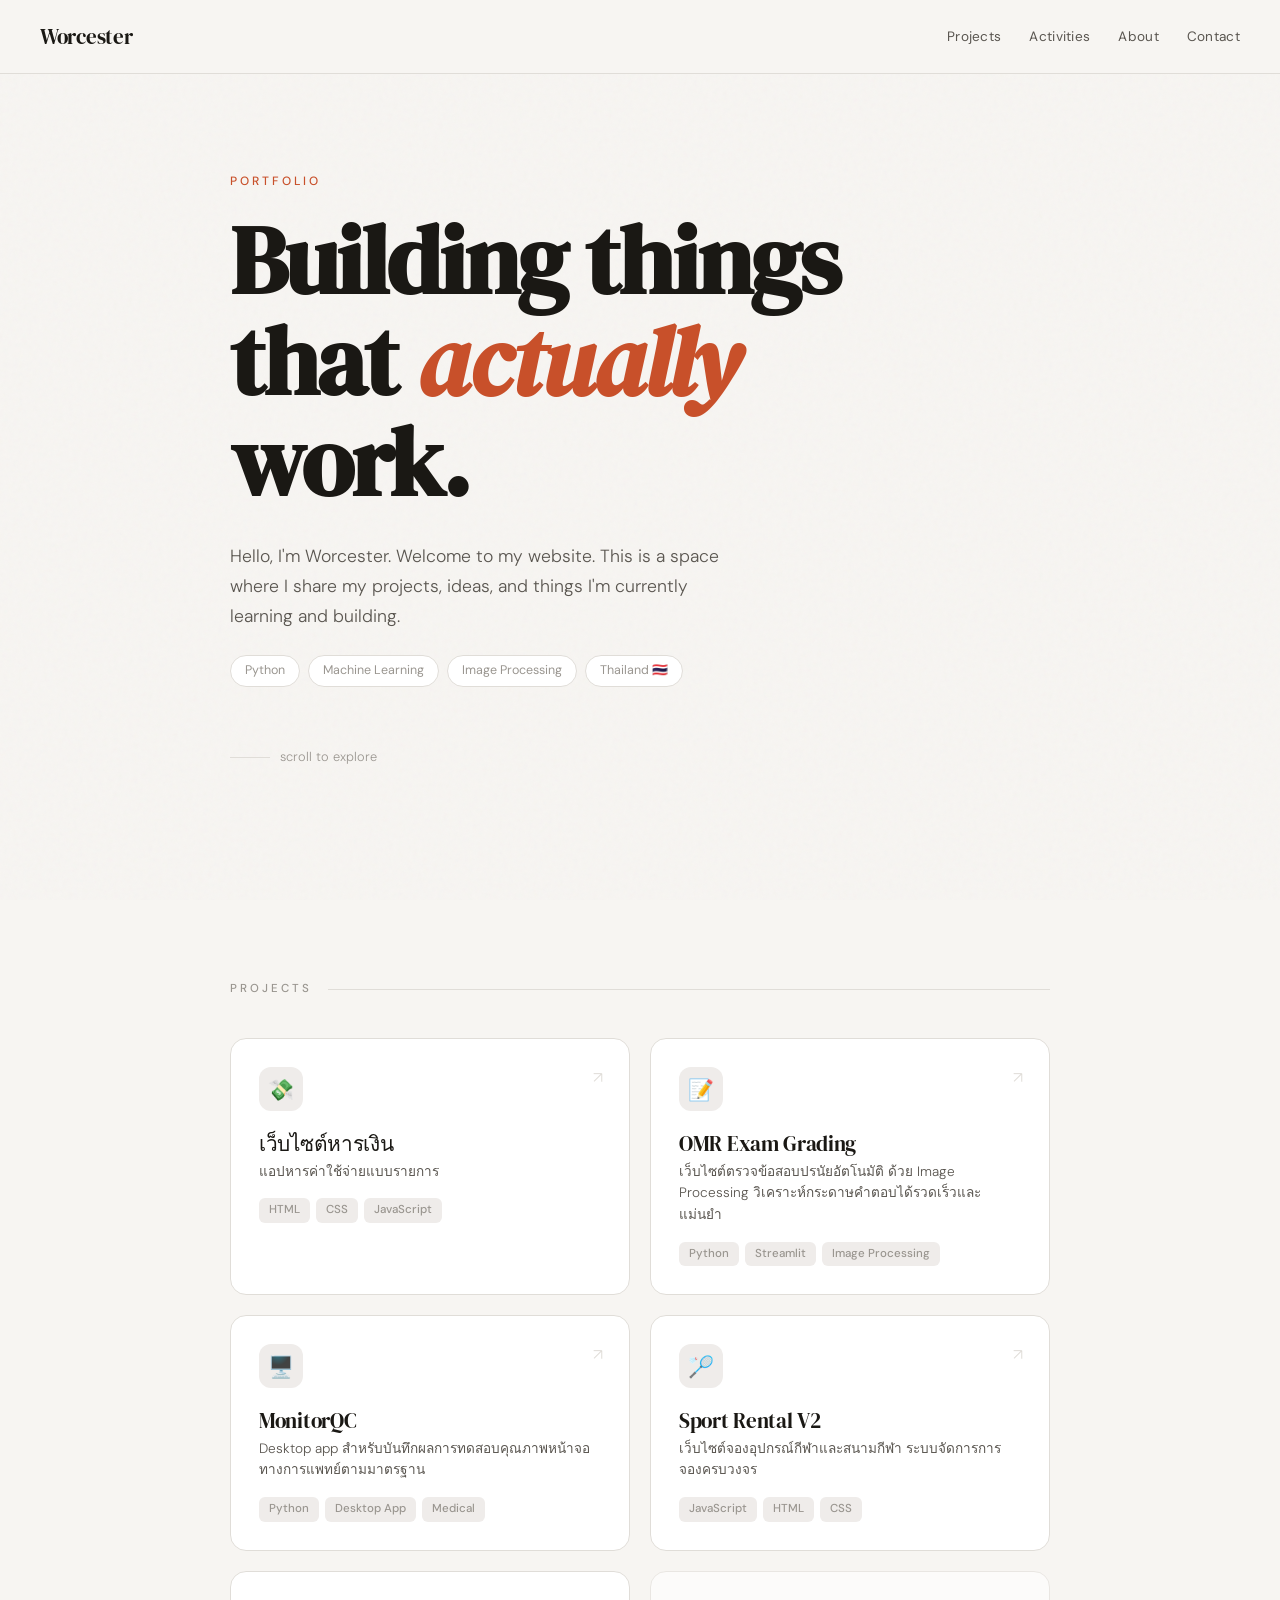
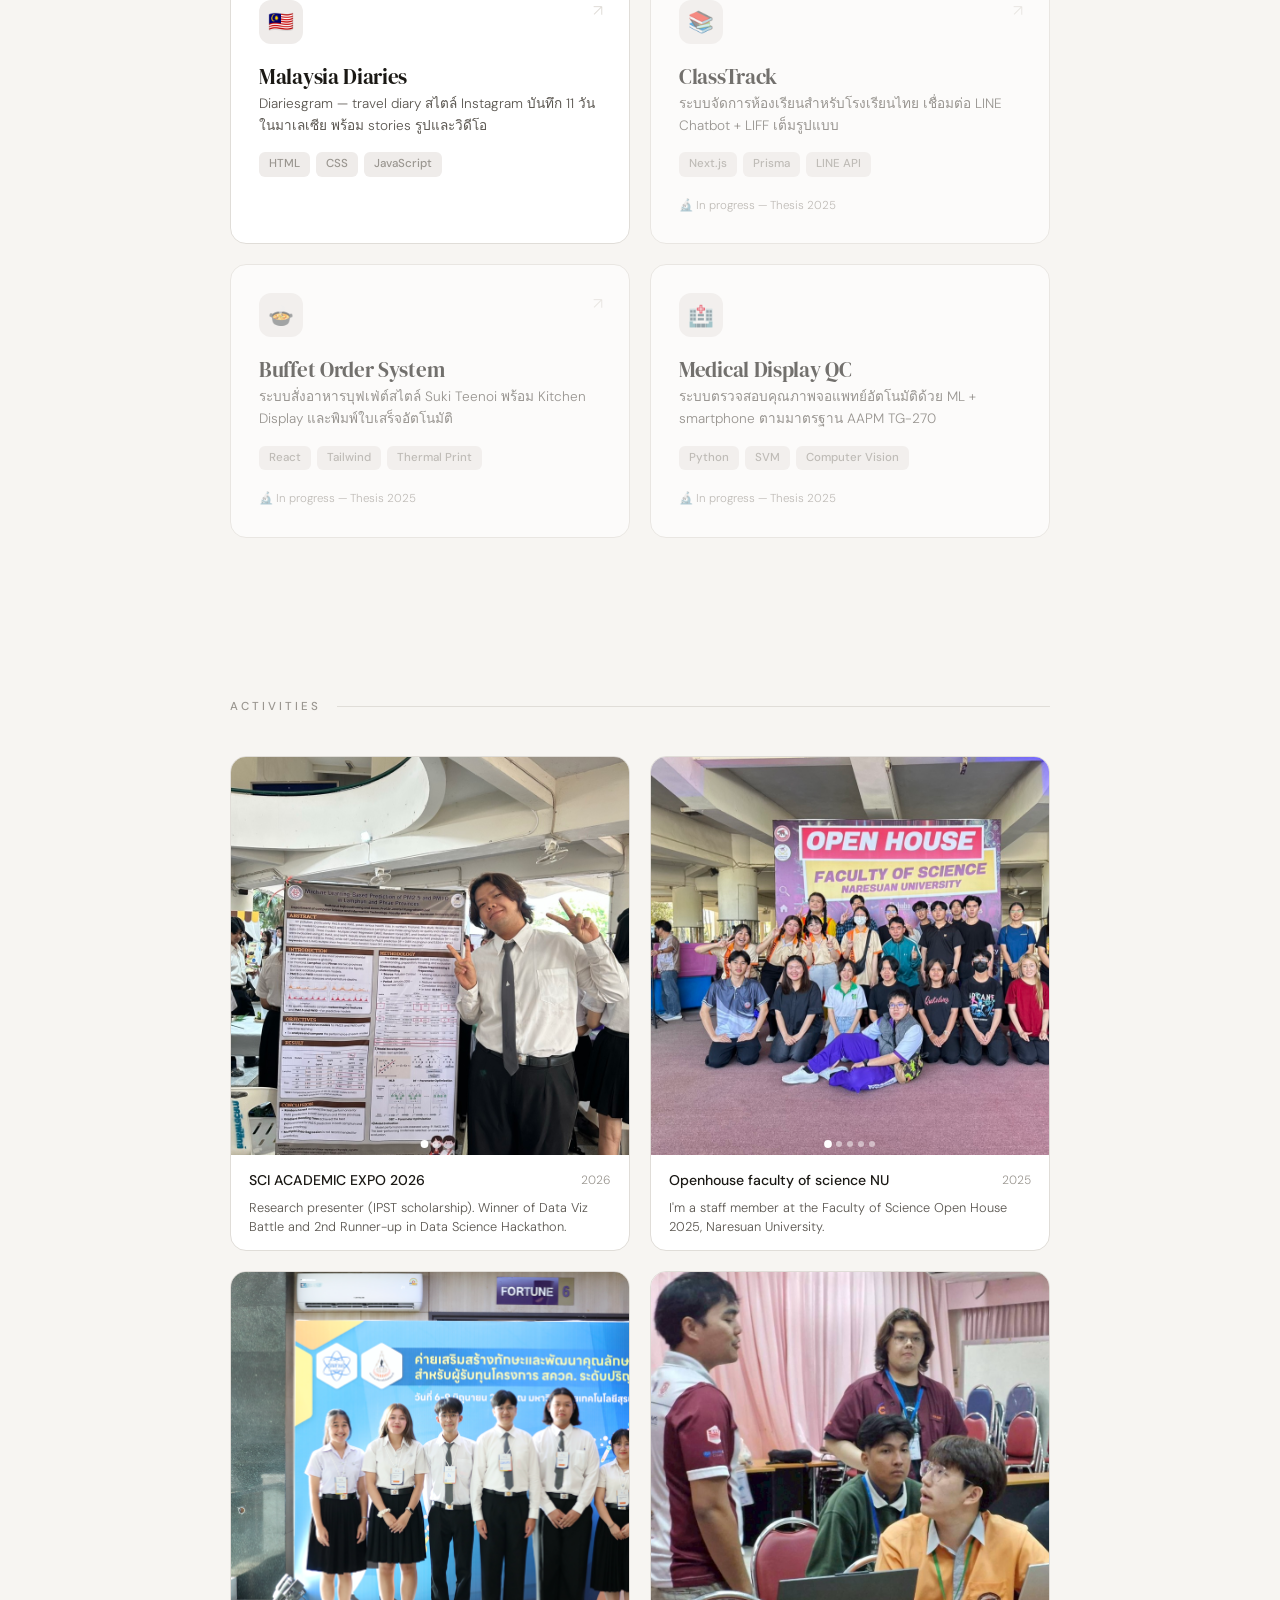
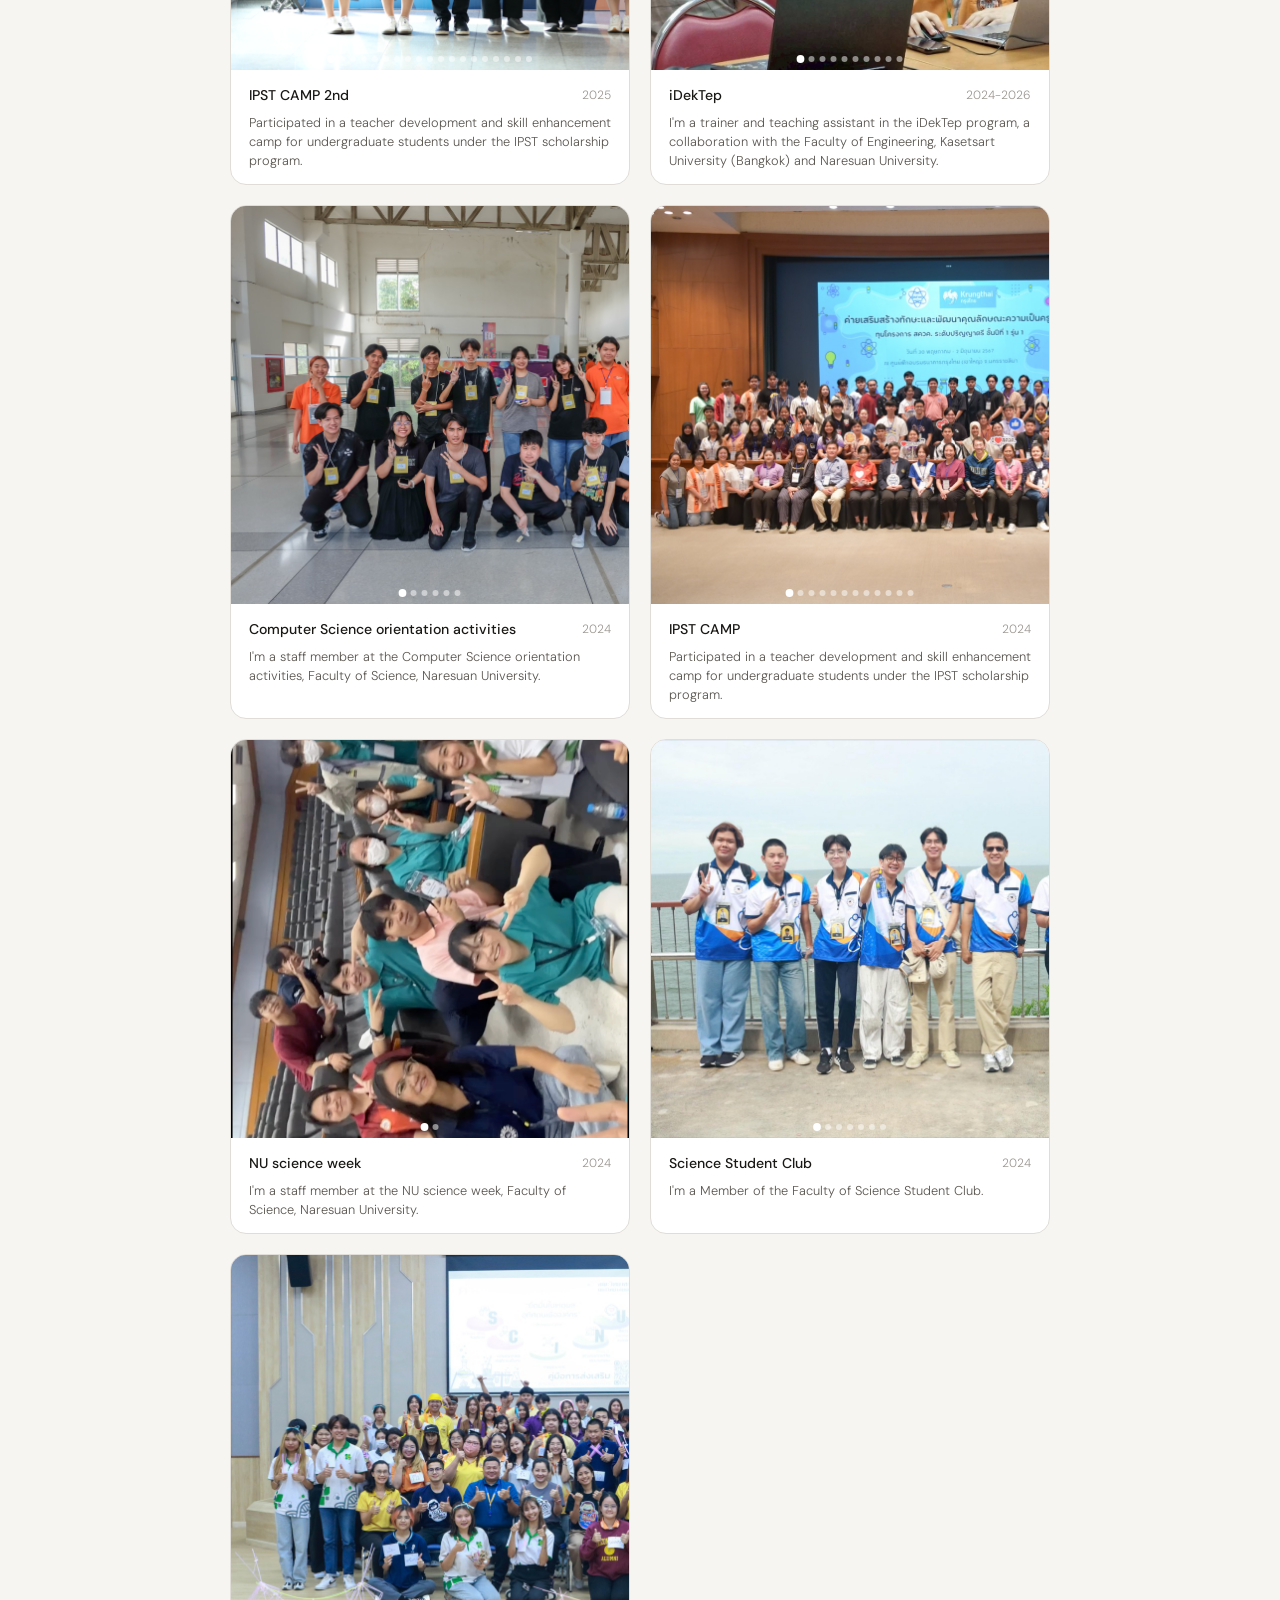
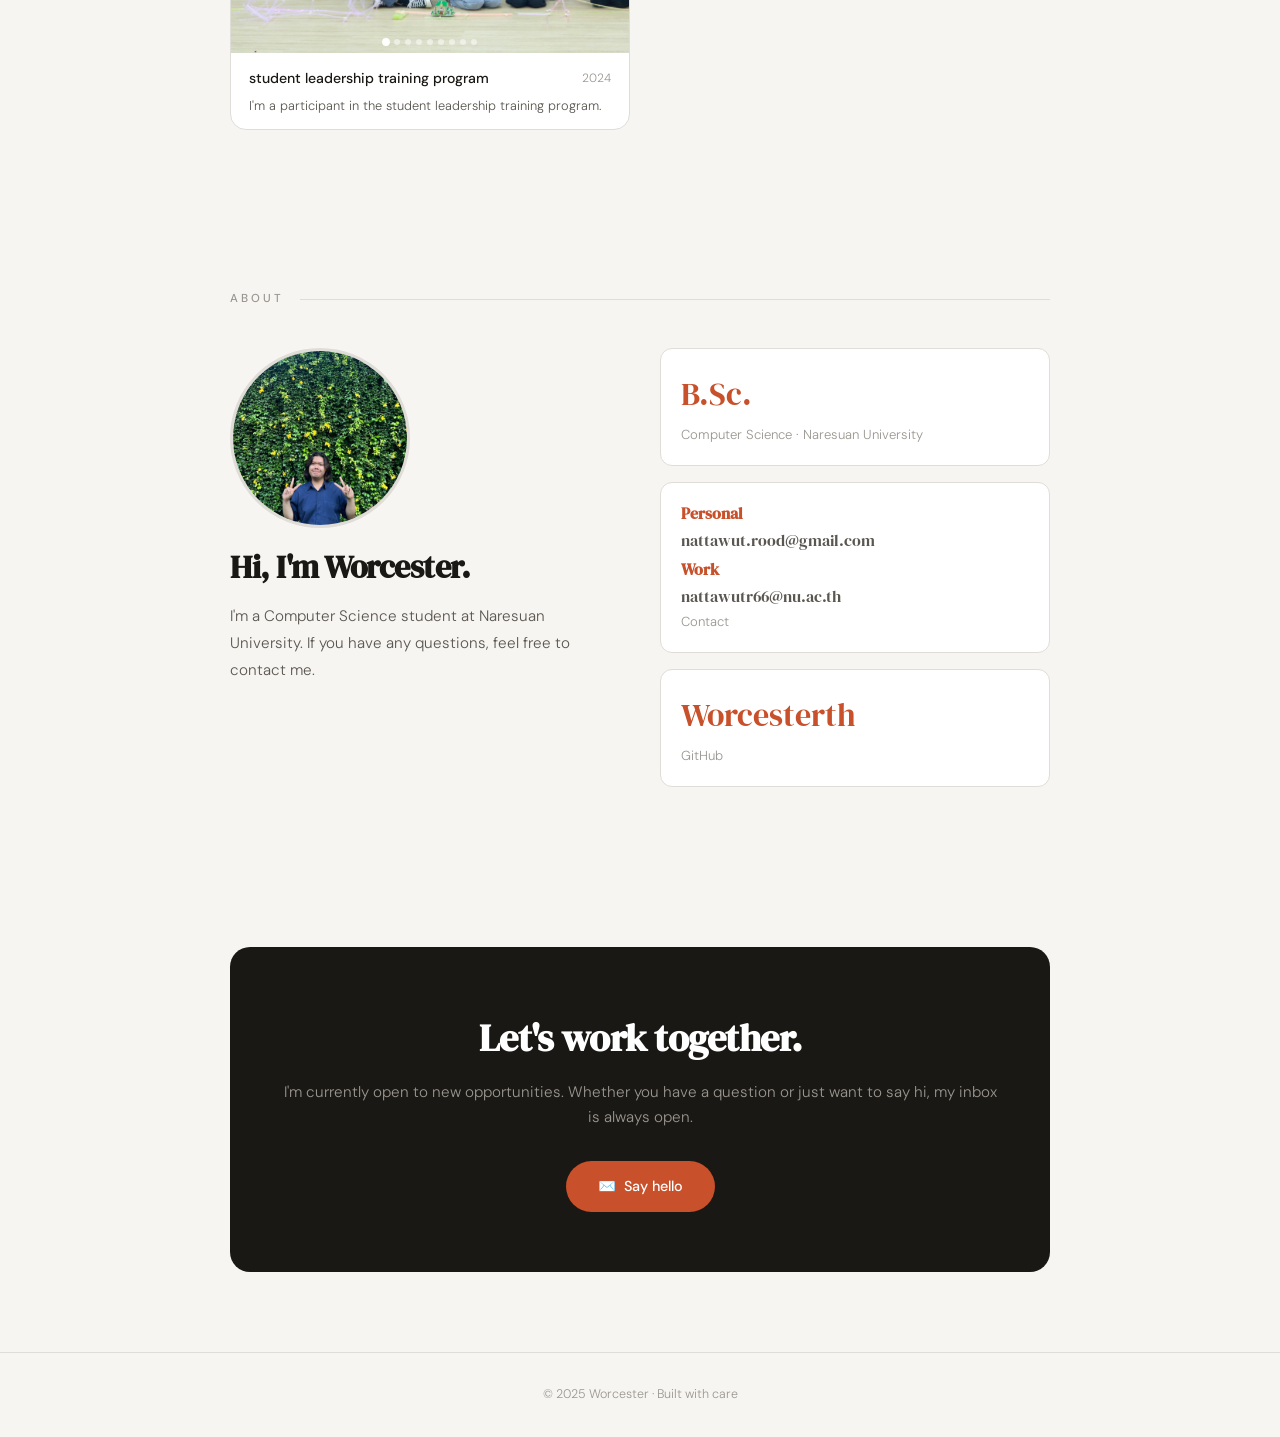
<file: index.html>
<!DOCTYPE html>
<html lang="en">
<head>
  <meta charset="UTF-8">
  <meta name="viewport" content="width=device-width, initial-scale=1.0">
  <title>Worcester — Portfolio</title>
  <link href="https://fonts.googleapis.com/css2?family=DM+Serif+Display:ital@0;1&family=DM+Sans:wght@300;400;500&display=swap" rel="stylesheet">
  <link rel="stylesheet" href="css/style.css">
</head>
<body>

<!-- Nav -->
<nav>
  <a href="#" class="nav-logo">Worcester</a>
  <div class="nav-links">
    <a href="#projects">Projects</a>
    <a href="#activities">Activities</a>
    <a href="#about">About</a>
    <a href="#contact">Contact</a>
  </div>
</nav>

<!-- Hero -->
<div class="hero">
  <div class="hero-eyebrow">Portfolio</div>
  <h1>Building things<br>that <em>actually</em><br>work.</h1>
  <p class="hero-desc">
    Hello, I'm Worcester. Welcome to my website.
    This is a space where I share my projects, ideas, and things I'm currently learning and building.
  </p>
  <div class="hero-tags">
    <span class="tag">Python</span>
    <span class="tag">Machine Learning</span>
    <span class="tag">Image Processing</span>
    <span class="tag">Thailand 🇹🇭</span>
  </div>
  <div class="hero-scroll">
    <div class="scroll-line"></div>
    scroll to explore
  </div>
</div>

<!-- Projects -->
<section id="projects">
  <div class="section-label">Projects</div>
  <div class="projects-grid">

    <a href="./split/" class="project-card reveal">
      <span class="project-arrow">↗</span>
      <div class="project-icon">💸</div>
      <div>
        <div class="project-name">เว็บไซต์หารเงิน</div>
        <p class="project-desc">แอปหารค่าใช้จ่ายแบบรายการ</p>
      </div>
      <div class="project-stack">
        <span class="stack-tag">HTML</span>
        <span class="stack-tag">CSS</span>
        <span class="stack-tag">JavaScript</span>
      </div>
    </a>

    <a href="https://github.com/worcesterth/OMR_ExamGrading" target="_blank" class="project-card reveal" style="transition-delay:0.1s;">
      <span class="project-arrow">↗</span>
      <div class="project-icon">📝</div>
      <div>
        <div class="project-name">OMR Exam Grading</div>
        <p class="project-desc">เว็บไซต์ตรวจข้อสอบปรนัยอัตโนมัติ ด้วย Image Processing วิเคราะห์กระดาษคำตอบได้รวดเร็วและแม่นยำ</p>
      </div>
      <div class="project-stack">
        <span class="stack-tag">Python</span>
        <span class="stack-tag">Streamlit</span>
        <span class="stack-tag">Image Processing</span>
      </div>
    </a>

    <a href="https://github.com/worcesterth/MonitorQC" target="_blank" class="project-card reveal" style="transition-delay:0.2s;">
      <span class="project-arrow">↗</span>
      <div class="project-icon">🖥️</div>
      <div>
        <div class="project-name">MonitorQC</div>
        <p class="project-desc">Desktop app สำหรับบันทึกผลการทดสอบคุณภาพหน้าจอทางการแพทย์ตามมาตรฐาน</p>
      </div>
      <div class="project-stack">
        <span class="stack-tag">Python</span>
        <span class="stack-tag">Desktop App</span>
        <span class="stack-tag">Medical</span>
      </div>
    </a>

    <a href="https://github.com/worcesterth/Web_SportRentalV2" target="_blank" class="project-card reveal" style="transition-delay:0.3s;">
      <span class="project-arrow">↗</span>
      <div class="project-icon">🏸</div>
      <div>
        <div class="project-name">Sport Rental V2</div>
        <p class="project-desc">เว็บไซต์จองอุปกรณ์กีฬาและสนามกีฬา ระบบจัดการการจองครบวงจร</p>
      </div>
      <div class="project-stack">
        <span class="stack-tag">JavaScript</span>
        <span class="stack-tag">HTML</span>
        <span class="stack-tag">CSS</span>
      </div>
    </a>

    <a href="./mmu/malaysia-diaries.html" class="project-card reveal" style="transition-delay:0.4s;">
      <span class="project-arrow">↗</span>
      <div class="project-icon">🇲🇾</div>
      <div>
        <div class="project-name">Malaysia Diaries</div>
        <p class="project-desc">Diariesgram — travel diary สไตล์ Instagram บันทึก 11 วันในมาเลเซีย พร้อม stories รูปและวิดีโอ</p>
      </div>
      <div class="project-stack">
        <span class="stack-tag">HTML</span>
        <span class="stack-tag">CSS</span>
        <span class="stack-tag">JavaScript</span>
      </div>
    </a>

    <a href="#" class="project-card reveal" style="transition-delay:0.5s; opacity:0.6; cursor:default; pointer-events:none;">
      <span class="project-arrow">↗</span>
      <div class="project-icon">📚</div>
      <div>
        <div class="project-name">ClassTrack</div>
        <p class="project-desc">ระบบจัดการห้องเรียนสำหรับโรงเรียนไทย เชื่อมต่อ LINE Chatbot + LIFF เต็มรูปแบบ</p>
      </div>
      <div class="project-stack">
        <span class="stack-tag">Next.js</span>
        <span class="stack-tag">Prisma</span>
        <span class="stack-tag">LINE API</span>
      </div>
      <div style="font-size:0.72rem;color:var(--ink3);margin-top:4px;">🔬 In progress — Thesis 2025</div>
    </a>

    <a href="#" class="project-card reveal" style="transition-delay:0.5s; opacity:0.6; cursor:default; pointer-events:none;">
      <span class="project-arrow">↗</span>
      <div class="project-icon">🍲</div>
      <div>
        <div class="project-name">Buffet Order System</div>
        <p class="project-desc">ระบบสั่งอาหารบุฟเฟ่ต์สไตล์ Suki Teenoi พร้อม Kitchen Display และพิมพ์ใบเสร็จอัตโนมัติ</p>
      </div>
      <div class="project-stack">
        <span class="stack-tag">React</span>
        <span class="stack-tag">Tailwind</span>
        <span class="stack-tag">Thermal Print</span>
      </div>
      <div style="font-size:0.72rem;color:var(--ink3);margin-top:4px;">🔬 In progress — Thesis 2025</div>
    </a>

    <a href="#" class="project-card reveal" style="transition-delay:0.6s; opacity:0.6; cursor:default; pointer-events:none;">
      <div class="project-icon">🏥</div>
      <div>
        <div class="project-name">Medical Display QC</div>
        <p class="project-desc">ระบบตรวจสอบคุณภาพจอแพทย์อัตโนมัติด้วย ML + smartphone ตามมาตรฐาน AAPM TG-270</p>
      </div>
      <div class="project-stack">
        <span class="stack-tag">Python</span>
        <span class="stack-tag">SVM</span>
        <span class="stack-tag">Computer Vision</span>
      </div>
      <div style="font-size:0.72rem;color:var(--ink3);margin-top:4px;">🔬 In progress — Thesis 2025</div>
    </a>

  </div>
</section>

<!-- Activities -->
<section id="activities">
  <div class="section-label">Activities</div>
  <div class="activities-grid">

    <!-- idektep -->
    <div class="activity-card reveal">
      <div class="activity-carousel">
        <div class="carousel-track">
          <img src="images/activities/idektep/1.JPG" alt="">
          <img src="images/activities/idektep/2.JPG" alt="">
          <img src="images/activities/idektep/3.JPG" alt="">
          <img src="images/activities/idektep/4.JPG" alt="">
          <img src="images/activities/idektep/5.JPG" alt="">
          <img src="images/activities/idektep/6.JPG" alt="">
          <img src="images/activities/idektep/7.JPG" alt="">
          <img src="images/activities/idektep/8.JPG" alt="">
          <img src="images/activities/idektep/9.JPG" alt="">
          <img src="images/activities/idektep/10.JPG" alt="">
        </div>
        <button class="carousel-btn prev" aria-label="ก่อนหน้า">&#8249;</button>
        <button class="carousel-btn next" aria-label="ถัดไป">&#8250;</button>
        <div class="carousel-dots"></div>
      </div>
      <div class="activity-caption">
        <div class="activity-title-row">
          <div class="activity-title">iDekTep</div>
          <div class="activity-date">2024-2026</div>
        </div>
        <p class="activity-desc">I'm a trainer and teaching assistant in the iDekTep program, a collaboration with the Faculty of Engineering, Kasetsart University (Bangkok) and Naresuan University.</p>
      </div>
    </div>

    <!-- sci openhouse -->
    <div class="activity-card reveal">
      <div class="activity-carousel">
        <div class="carousel-track">
          <img src="images/activities/sci%20openhouse/1.JPG" alt="">
          <img src="images/activities/sci%20openhouse/2.JPG" alt="">
          <img src="images/activities/sci%20openhouse/3.JPG" alt="">
          <img src="images/activities/sci%20openhouse/4.JPG" alt="">
          <img src="images/activities/sci%20openhouse/5.jpg" alt="">
        </div>
        <button class="carousel-btn prev" aria-label="ก่อนหน้า">&#8249;</button>
        <button class="carousel-btn next" aria-label="ถัดไป">&#8250;</button>
        <div class="carousel-dots"></div>
      </div>
      <div class="activity-caption">
        <div class="activity-title-row">
          <div class="activity-title">Openhouse faculty of science NU</div>
          <div class="activity-date">2025</div>
        </div>
        <p class="activity-desc">I'm a staff member at the Faculty of Science Open House 2025, Naresuan University.</p>
      </div>
    </div>

    <!-- sciexpo -->
    <div class="activity-card reveal">
      <div class="activity-carousel">
        <div class="carousel-track">
          <img src="images/activities/sciexpo/1.jpg" alt="">
          <img src="images/activities/sciexpo/2.jpg" alt="">
        </div>
        <button class="carousel-btn prev" aria-label="ก่อนหน้า">&#8249;</button>
        <button class="carousel-btn next" aria-label="ถัดไป">&#8250;</button>
        <div class="carousel-dots"></div>
      </div>
      <div class="activity-caption">
        <div class="activity-title-row">
          <div class="activity-title">SCI ACADEMIC EXPO 2026</div>
          <div class="activity-date">2026</div>
        </div>
        <p class="activity-desc">Research presenter (IPST scholarship). Winner of Data Viz Battle and 2nd Runner-up in Data Science Hackathon.</p>
      </div>
    </div>

    <!-- รับน้อง -->
    <div class="activity-card reveal">
      <div class="activity-carousel">
        <div class="carousel-track">
          <img src="images/activities/รับน้อง/1.JPG" alt="">
          <img src="images/activities/รับน้อง/2.JPG" alt="">
          <img src="images/activities/รับน้อง/3.JPG" alt="">
          <img src="images/activities/รับน้อง/4.JPG" alt="">
          <img src="images/activities/รับน้อง/5.jpg" alt="">
          <img src="images/activities/รับน้อง/6.JPG" alt="">
        </div>
        <button class="carousel-btn prev" aria-label="ก่อนหน้า">&#8249;</button>
        <button class="carousel-btn next" aria-label="ถัดไป">&#8250;</button>
        <div class="carousel-dots"></div>
      </div>
      <div class="activity-caption">
        <div class="activity-title-row">
          <div class="activity-title">Computer Science orientation activities</div>
          <div class="activity-date">2024</div>
        </div>
        <p class="activity-desc">I'm a staff member at the Computer Science orientation activities, Faculty of Science, Naresuan University.</p>
      </div>
    </div>

    <!-- สควค1 -->
    <div class="activity-card reveal">
      <div class="activity-carousel">
        <div class="carousel-track">
          <img src="images/activities/สควค1/1.jpg" alt="">
          <img src="images/activities/สควค1/2.jpg" alt="">
          <img src="images/activities/สควค1/3.jpg" alt="">
          <img src="images/activities/สควค1/4.jpg" alt="">
          <img src="images/activities/สควค1/5.jpg" alt="">
          <img src="images/activities/สควค1/6.jpg" alt="">
          <img src="images/activities/สควค1/7.jpg" alt="">
          <img src="images/activities/สควค1/8.jpg" alt="">
          <img src="images/activities/สควค1/9.jpg" alt="">
          <img src="images/activities/สควค1/10.jpg" alt="">
          <img src="images/activities/สควค1/11.jpg" alt="">
          <img src="images/activities/สควค1/12.JPG" alt="">
        </div>
        <button class="carousel-btn prev" aria-label="ก่อนหน้า">&#8249;</button>
        <button class="carousel-btn next" aria-label="ถัดไป">&#8250;</button>
        <div class="carousel-dots"></div>
      </div>
      <div class="activity-caption">
        <div class="activity-title-row">
          <div class="activity-title">IPST CAMP</div>
          <div class="activity-date">2024</div>
        </div>
        <p class="activity-desc">Participated in a teacher development and skill enhancement camp for undergraduate students under the IPST scholarship program.</p>
      </div>
    </div>

    <!-- สควค2 -->
    <div class="activity-card reveal">
      <div class="activity-carousel">
        <div class="carousel-track">
          <img src="images/activities/สควค2/1.PNG" alt="">
          <img src="images/activities/สควค2/2.PNG" alt="">
          <img src="images/activities/สควค2/3.JPG" alt="">
          <img src="images/activities/สควค2/4.JPG" alt="">
          <img src="images/activities/สควค2/5.JPG" alt="">
          <img src="images/activities/สควค2/6.JPG" alt="">
          <img src="images/activities/สควค2/7.PNG" alt="">
          <img src="images/activities/สควค2/8.PNG" alt="">
          <img src="images/activities/สควค2/9.PNG" alt="">
          <img src="images/activities/สควค2/10.PNG" alt="">
          <img src="images/activities/สควค2/11.PNG" alt="">
          <img src="images/activities/สควค2/12.PNG" alt="">
          <img src="images/activities/สควค2/13.PNG" alt="">
          <img src="images/activities/สควค2/14.PNG" alt="">
          <img src="images/activities/สควค2/15.PNG" alt="">
          <img src="images/activities/สควค2/16.JPG" alt="">
          <img src="images/activities/สควค2/17.JPG" alt="">
          <img src="images/activities/สควค2/18.JPG" alt="">
          <img src="images/activities/สควค2/19.JPG" alt="">
        </div>
        <button class="carousel-btn prev" aria-label="ก่อนหน้า">&#8249;</button>
        <button class="carousel-btn next" aria-label="ถัดไป">&#8250;</button>
        <div class="carousel-dots"></div>
      </div>
      <div class="activity-caption">
        <div class="activity-title-row">
          <div class="activity-title">IPST CAMP 2nd</div>
          <div class="activity-date">2025</div>
        </div>
        <p class="activity-desc">Participated in a teacher development and skill enhancement camp for undergraduate students under the IPST scholarship program.</p>
      </div>
    </div>

    <!-- สัปดาวิท -->
    <div class="activity-card reveal">
      <div class="activity-carousel">
        <div class="carousel-track">
          <img src="images/activities/สัปดาวิท/1.png" alt="">
          <img src="images/activities/สัปดาวิท/2.png" alt="">
        </div>
        <button class="carousel-btn prev" aria-label="ก่อนหน้า">&#8249;</button>
        <button class="carousel-btn next" aria-label="ถัดไป">&#8250;</button>
        <div class="carousel-dots"></div>
      </div>
      <div class="activity-caption">
        <div class="activity-title-row">
          <div class="activity-title">NU science week</div>
          <div class="activity-date">2024</div>
        </div>
        <p class="activity-desc">I'm a staff member at the NU science week, Faculty of Science, Naresuan University.</p>
      </div>
    </div>

    <!-- สโม -->
    <div class="activity-card reveal">
      <div class="activity-carousel">
        <div class="carousel-track">
          <img src="images/activities/สโม/1.JPG" alt="">
          <img src="images/activities/สโม/2.jpg" alt="">
          <img src="images/activities/สโม/3.JPG" alt="">
          <img src="images/activities/สโม/4.JPG" alt="">
          <img src="images/activities/สโม/5.JPG" alt="">
          <img src="images/activities/สโม/6.JPG" alt="">
          <img src="images/activities/สโม/7.JPG" alt="">
        </div>
        <button class="carousel-btn prev" aria-label="ก่อนหน้า">&#8249;</button>
        <button class="carousel-btn next" aria-label="ถัดไป">&#8250;</button>
        <div class="carousel-dots"></div>
      </div>
      <div class="activity-caption">
        <div class="activity-title-row">
          <div class="activity-title"> Science Student Club</div>
          <div class="activity-date">2024</div>
        </div>
        <p class="activity-desc">I'm a Member of the Faculty of Science Student Club.</p>
      </div>
    </div>

    <!-- อบรบผู้นำ -->
    <div class="activity-card reveal">
      <div class="activity-carousel">
        <div class="carousel-track">
          <img src="images/activities/อบรบผู้นำ/1.JPG" alt="">
          <img src="images/activities/อบรบผู้นำ/2.JPG" alt="">
          <img src="images/activities/อบรบผู้นำ/3.JPG" alt="">
          <img src="images/activities/อบรบผู้นำ/4.JPG" alt="">
          <img src="images/activities/อบรบผู้นำ/5.JPG" alt="">
          <img src="images/activities/อบรบผู้นำ/6.JPG" alt="">
          <img src="images/activities/อบรบผู้นำ/7.JPG" alt="">
          <img src="images/activities/อบรบผู้นำ/9.JPG" alt="">
          <img src="images/activities/อบรบผู้นำ/IMG_8610.JPG" alt="">
        </div>
        <button class="carousel-btn prev" aria-label="ก่อนหน้า">&#8249;</button>
        <button class="carousel-btn next" aria-label="ถัดไป">&#8250;</button>
        <div class="carousel-dots"></div>
      </div>
      <div class="activity-caption">
        <div class="activity-title-row">
          <div class="activity-title">student leadership training program</div>
          <div class="activity-date">2024</div>
        </div>
        <p class="activity-desc">I'm a participant in the student leadership training program.</p>
      </div>
    </div>

  </div>
</section>

<!-- About -->
<section id="about">
  <div class="section-label">About</div>
  <div class="about-grid reveal">
    <div class="about-text">
      <div class="about-photo-wrap">
        <img src="images/me.jpg" alt="Worcester" class="about-photo">
      </div>
      <h2>Hi, I'm Worcester.</h2>
      <p>I'm a Computer Science student at Naresuan University. If you have any questions, feel free to contact me.</p>
    </div>
    <div class="about-stats">
      <div class="stat-item">
        <div class="stat-num">B.Sc.</div>
        <div class="stat-label">Computer Science · Naresuan University</div>
      </div>
      <div class="stat-item">
        <div class="stat-num" style="font-size:1rem; line-height:1.3;">
          <div style="font-weight:600; margin-bottom:6px;">Personal</div>
          <div style="color:var(--ink2); font-weight:400; margin-bottom:8px;">nattawut.rood@gmail.com</div>
          <div style="font-weight:600; margin-bottom:6px;">Work</div>
          <div style="color:var(--ink2); font-weight:400;">nattawutr66@nu.ac.th</div>
        </div>
        <div class="stat-label">Contact</div>
      </div>
      <div class="stat-item">
        <div class="stat-num"><a href="https://github.com/worcesterth" style="color:var(--accent); text-decoration:none;">Worcesterth</a></div>
        <div class="stat-label">GitHub</div>
      </div>
    </div>
  </div>
</section>

<!-- Contact -->
<section id="contact">
  <div class="contact-box reveal">
    <h2>Let's work together.</h2>
    <p>I'm currently open to new opportunities. Whether you have a question or just want to say hi, my inbox is always open.</p>
    <a href="mailto:nattawut.rood@gmail.com" class="contact-btn">
      ✉️ &nbsp;Say hello
    </a>
  </div>
</section>

<footer>
  © 2025 Worcester · Built with care
</footer>

<script src="js/main.js"></script>
</body>
</html>
</file>
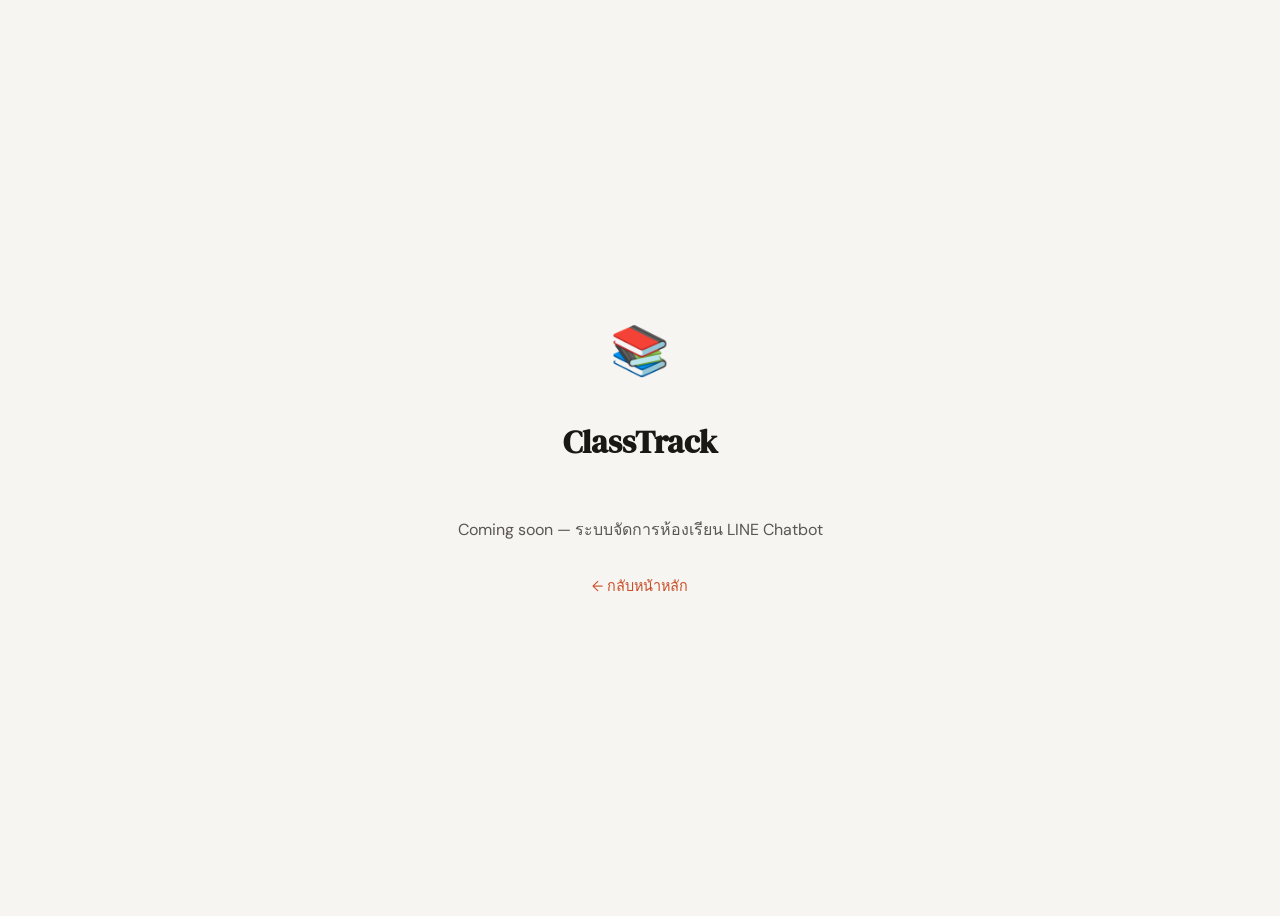
<file: classtrack/index.html>
<!DOCTYPE html>
<html lang="th">
<head>
<meta charset="UTF-8">
<meta name="viewport" content="width=device-width, initial-scale=1.0">
<title>ClassTrack — Worcester</title>
<link href="https://fonts.googleapis.com/css2?family=DM+Serif+Display:ital@0;1&family=DM+Sans:wght@300;400;500&display=swap" rel="stylesheet">
<style>
  body { background: #f7f5f2; font-family: 'DM Sans', sans-serif; display: flex; flex-direction: column; align-items: center; justify-content: center; min-height: 100vh; gap: 16px; }
  h1 { font-family: 'DM Serif Display', serif; font-size: 2rem; color: #1a1814; }
  p { color: #5a5650; }
  a { color: #c8502a; text-decoration: none; font-size: 0.9rem; }
  a:hover { text-decoration: underline; }
</style>
</head>
<body>
  <div style="font-size:3rem">📚</div>
  <h1>ClassTrack</h1>
  <p>Coming soon — ระบบจัดการห้องเรียน LINE Chatbot</p>
  <a href="../">← กลับหน้าหลัก</a>
</body>
</html>
</file>
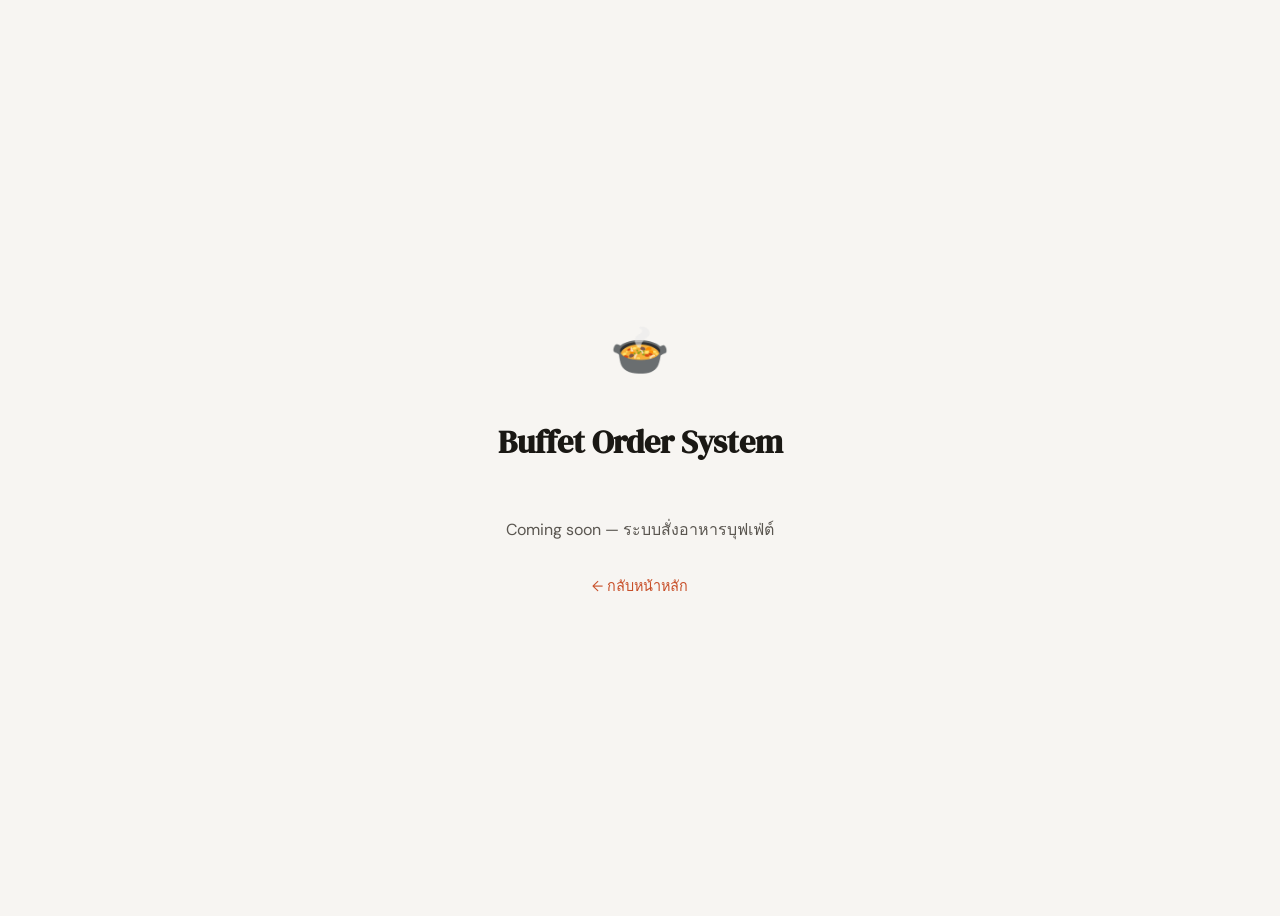
<file: restaurant/index.html>
<!DOCTYPE html>
<html lang="th">
<head>
<meta charset="UTF-8">
<meta name="viewport" content="width=device-width, initial-scale=1.0">
<title>Buffet Order — Worcester</title>
<link href="https://fonts.googleapis.com/css2?family=DM+Serif+Display:ital@0;1&family=DM+Sans:wght@300;400;500&display=swap" rel="stylesheet">
<style>
  body { background: #f7f5f2; font-family: 'DM Sans', sans-serif; display: flex; flex-direction: column; align-items: center; justify-content: center; min-height: 100vh; gap: 16px; }
  h1 { font-family: 'DM Serif Display', serif; font-size: 2rem; color: #1a1814; }
  p { color: #5a5650; }
  a { color: #c8502a; text-decoration: none; font-size: 0.9rem; }
  a:hover { text-decoration: underline; }
</style>
</head>
<body>
  <div style="font-size:3rem">🍲</div>
  <h1>Buffet Order System</h1>
  <p>Coming soon — ระบบสั่งอาหารบุฟเฟ่ต์</p>
  <a href="../">← กลับหน้าหลัก</a>
</body>
</html>
</file>
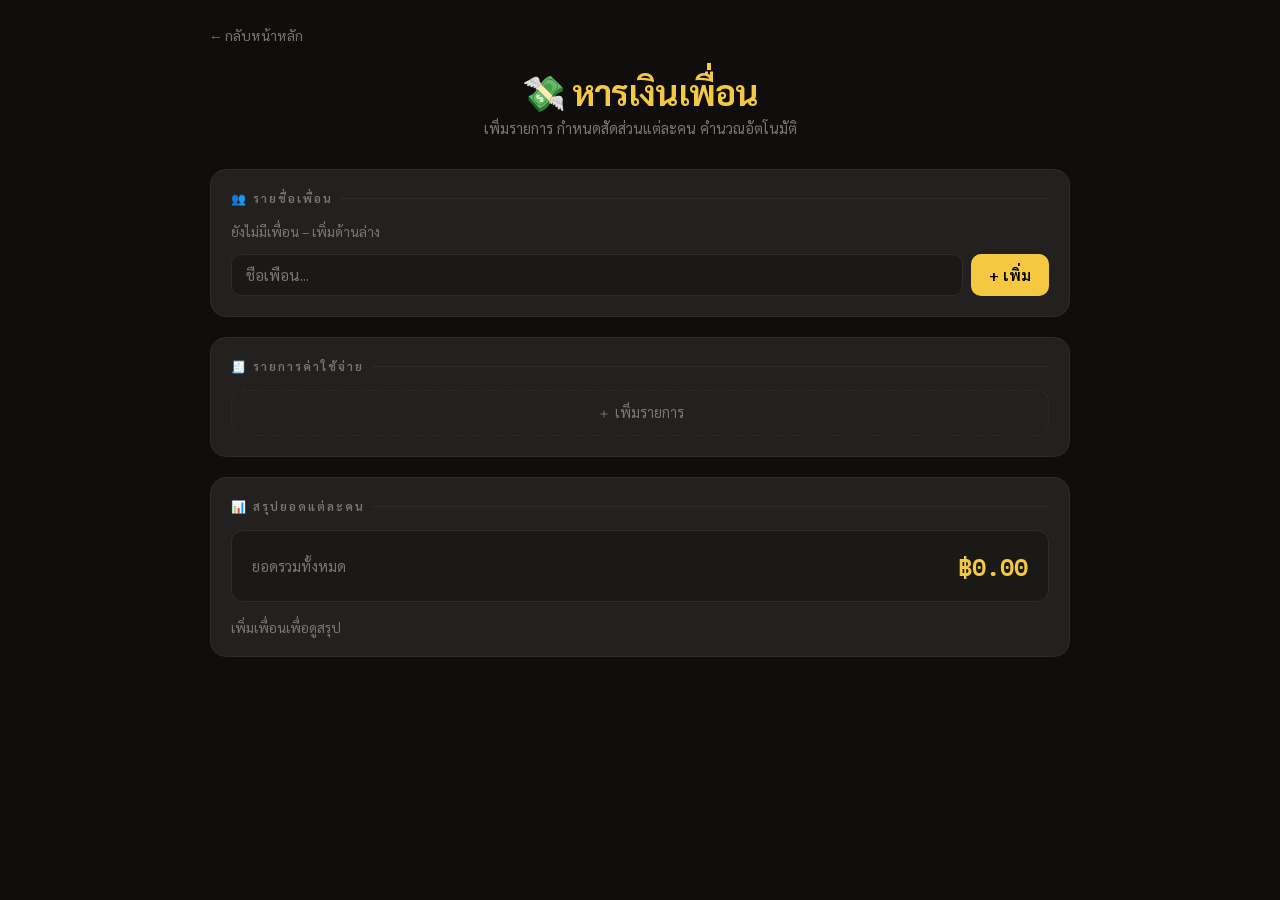
<file: split/index.html>
<!DOCTYPE html>
<html lang="th">
<head>
<meta charset="UTF-8">
<meta name="viewport" content="width=device-width, initial-scale=1.0">
<title>หารเงิน — Worcester</title>
<link href="https://fonts.googleapis.com/css2?family=Sarabun:wght@300;400;600;700&family=IBM+Plex+Mono:wght@400;600&display=swap" rel="stylesheet">
<style>
  :root{--bg:#0f0e0d;--surface:#1a1917;--card:#222120;--border:#2e2c2a;--accent:#f5c842;--accent2:#ff7c4a;--green:#5dde8a;--text:#f0ede8;--muted:#7a7670;--danger:#ff4a4a}
  *{box-sizing:border-box;margin:0;padding:0}
  body{background:var(--bg);color:var(--text);font-family:'Sarabun',sans-serif;min-height:100vh;padding:24px 16px 60px}
  .back-btn{display:inline-flex;align-items:center;gap:6px;color:var(--muted);text-decoration:none;font-size:0.85rem;margin-bottom:24px;transition:color 0.2s}
  .back-btn:hover{color:var(--accent)}
  header{text-align:center;margin-bottom:32px}
  header h1{font-size:2.2rem;font-weight:700;letter-spacing:-1px;color:var(--accent)}
  header p{color:var(--muted);font-size:0.9rem;margin-top:4px}
  .container{max-width:860px;margin:0 auto;display:flex;flex-direction:column;gap:20px}
  .card{background:var(--card);border:1px solid var(--border);border-radius:16px;padding:20px}
  .card-title{font-size:.75rem;font-weight:600;letter-spacing:2px;text-transform:uppercase;color:var(--muted);margin-bottom:16px;display:flex;align-items:center;gap:8px}
  .card-title::after{content:'';flex:1;height:1px;background:var(--border)}
  .friends-row{display:flex;flex-wrap:wrap;gap:10px;align-items:center}
  .friend-chip{display:flex;align-items:center;gap:6px;background:var(--surface);border:1px solid var(--border);border-radius:100px;padding:6px 14px;font-size:.9rem;color:var(--text);font-family:'Sarabun',sans-serif}
  .friend-chip .avatar{width:22px;height:22px;border-radius:50%;display:flex;align-items:center;justify-content:center;font-size:.7rem;font-weight:700;flex-shrink:0}
  .friend-chip .remove-btn{cursor:pointer;background:none;border:none;color:var(--danger);opacity:.6;padding:0 0 0 2px;transition:opacity .2s;font-size:1rem}
  .friend-chip .remove-btn:hover{opacity:1}
  .add-friend-form{display:flex;gap:8px;margin-top:14px}
  .add-friend-form input{flex:1;background:var(--surface);border:1px solid var(--border);border-radius:10px;padding:10px 14px;color:var(--text);font-family:'Sarabun',sans-serif;font-size:.95rem;outline:none;transition:border-color .2s}
  .add-friend-form input:focus{border-color:var(--accent)}
  .add-friend-form input::placeholder{color:var(--muted)}
  .btn{padding:10px 18px;border-radius:10px;border:none;font-family:'Sarabun',sans-serif;font-size:.95rem;font-weight:600;cursor:pointer;transition:all .2s;white-space:nowrap}
  .btn-accent{background:var(--accent);color:#000}
  .btn-accent:hover{background:#ffd84a;transform:translateY(-1px)}
  .item-card{background:var(--surface);border:1px solid var(--border);border-radius:12px;padding:16px;margin-bottom:12px;position:relative}
  .item-card-header{display:flex;gap:10px;align-items:flex-start;margin-bottom:14px}
  .item-card-header input[type="text"]{flex:1;background:var(--card);border:1px solid var(--border);border-radius:8px;padding:8px 12px;color:var(--text);font-family:'Sarabun',sans-serif;font-size:.95rem;outline:none;transition:border-color .2s}
  .item-card-header input[type="text"]:focus{border-color:var(--accent)}
  .item-card-header input[type="text"]::placeholder{color:var(--muted)}
  .price-input-wrap{position:relative;flex-shrink:0;width:140px}
  .price-input-wrap span{position:absolute;left:10px;top:50%;transform:translateY(-50%);color:var(--muted);font-family:'IBM Plex Mono',monospace;font-size:.85rem}
  .price-input-wrap input{width:100%;background:var(--card);border:1px solid var(--border);border-radius:8px;padding:8px 10px 8px 30px;color:var(--accent);font-family:'IBM Plex Mono',monospace;font-size:.95rem;font-weight:600;outline:none;transition:border-color .2s}
  .price-input-wrap input:focus{border-color:var(--accent)}
  .item-delete-btn{background:none;border:none;color:var(--danger);opacity:.5;cursor:pointer;font-size:1.1rem;padding:6px;transition:opacity .2s;flex-shrink:0}
  .item-delete-btn:hover{opacity:1}
  .split-mode-row{display:flex;gap:8px;margin-bottom:12px;align-items:center}
  .split-mode-row label{color:var(--muted);font-size:.8rem;margin-right:4px}
  .mode-btn{padding:4px 12px;border-radius:6px;font-size:.78rem;font-weight:600;border:1px solid var(--border);background:transparent;color:var(--muted);cursor:pointer;transition:all .15s;font-family:'Sarabun',sans-serif}
  .mode-btn.active{background:var(--accent);color:#000;border-color:var(--accent)}
  .participants-grid{display:flex;flex-wrap:wrap;gap:8px}
  .participant-tile{background:var(--card);border:1px solid var(--border);border-radius:10px;padding:10px 12px;min-width:110px;display:flex;flex-direction:column;gap:6px;transition:border-color .2s,background .2s;cursor:pointer;position:relative}
  .participant-tile.selected{border-color:var(--accent);background:rgba(245,200,66,.07)}
  .participant-tile .p-name{display:flex;align-items:center;gap:6px;font-size:.88rem;font-weight:600;user-select:none}
  .participant-tile .p-avatar{width:20px;height:20px;border-radius:50%;display:flex;align-items:center;justify-content:center;font-size:.65rem;font-weight:700;flex-shrink:0}
  .participant-tile .p-amount-wrap{display:flex;align-items:center;gap:4px}
  .participant-tile .p-amount-wrap input{width:80px;background:var(--surface);border:1px solid var(--border);border-radius:6px;padding:4px 6px;color:var(--accent);font-family:'IBM Plex Mono',monospace;font-size:.85rem;font-weight:600;outline:none;text-align:right}
  .participant-tile .p-amount-wrap input:focus{border-color:var(--accent)}
  .participant-tile .p-amount-label{color:var(--muted);font-size:.75rem;font-family:'IBM Plex Mono',monospace}
  .check-icon{position:absolute;top:8px;right:8px;width:16px;height:16px;border-radius:50%;background:var(--accent);display:flex;align-items:center;justify-content:center;font-size:.6rem;opacity:0;transition:opacity .2s}
  .participant-tile.selected .check-icon{opacity:1}
  .add-item-btn{width:100%;padding:12px;background:transparent;border:1px dashed var(--border);border-radius:12px;color:var(--muted);font-family:'Sarabun',sans-serif;font-size:.9rem;cursor:pointer;transition:all .2s;display:flex;align-items:center;justify-content:center;gap:6px}
  .add-item-btn:hover{border-color:var(--accent);color:var(--accent)}
  .summary-grid{display:grid;grid-template-columns:repeat(auto-fill,minmax(180px,1fr));gap:12px}
  .summary-person{background:var(--surface);border:1px solid var(--border);border-radius:12px;padding:16px;display:flex;flex-direction:column;gap:8px}
  .summary-person:hover{border-color:var(--accent)}
  .summary-person-header{display:flex;align-items:center;gap:8px}
  .summary-person-name{font-weight:600;font-size:.95rem}
  .summary-total{font-family:'IBM Plex Mono',monospace;font-size:1.4rem;font-weight:600;color:var(--green)}
  .summary-items{font-size:.78rem;color:var(--muted)}
  .summary-item-line{display:flex;justify-content:space-between;padding:2px 0;border-bottom:1px solid var(--border)}
  .summary-item-line:last-child{border-bottom:none}
  .summary-item-line .si-amt{font-family:'IBM Plex Mono',monospace;color:var(--accent);font-size:.8rem}
  .grand-total-bar{display:flex;justify-content:space-between;align-items:center;background:var(--surface);border:1px solid var(--border);border-radius:12px;padding:16px 20px;margin-top:4px}
  .grand-total-bar .gt-label{color:var(--muted);font-size:.9rem}
  .grand-total-bar .gt-val{font-family:'IBM Plex Mono',monospace;font-size:1.5rem;font-weight:600;color:var(--accent)}
  .balance-warning{display:none;background:rgba(255,76,76,.1);border:1px solid rgba(255,76,76,.3);border-radius:8px;padding:8px 14px;font-size:.82rem;color:var(--danger);margin-top:8px}
  @media(max-width:600px){.price-input-wrap{width:120px}.summary-grid{grid-template-columns:1fr 1fr}.participant-tile{min-width:90px}}
</style>
</head>
<body>
<div style="max-width:860px;margin:0 auto;">
  <a href="../" class="back-btn">← กลับหน้าหลัก</a>
</div>
<header>
  <h1>💸 หารเงินเพื่อน</h1>
  <p>เพิ่มรายการ กำหนดสัดส่วนแต่ละคน คำนวณอัตโนมัติ</p>
</header>
<div class="container">
  <div class="card">
    <div class="card-title">👥 รายชื่อเพื่อน</div>
    <div class="friends-row" id="friends-list"></div>
    <div class="add-friend-form">
      <input id="friend-input" type="text" placeholder="ชื่อเพื่อน..." maxlength="20" autocomplete="off">
      <button class="btn btn-accent" onclick="addFriend()">+ เพิ่ม</button>
    </div>
  </div>
  <div class="card">
    <div class="card-title">🧾 รายการค่าใช้จ่าย</div>
    <div id="items-container"></div>
    <button class="add-item-btn" onclick="addItem()">＋ เพิ่มรายการ</button>
  </div>
  <div class="card">
    <div class="card-title">📊 สรุปยอดแต่ละคน</div>
    <div class="grand-total-bar">
      <span class="gt-label">ยอดรวมทั้งหมด</span>
      <span class="gt-val" id="grand-total">฿0.00</span>
    </div>
    <div class="balance-warning" id="balance-warning">⚠️ ยอดหารรวมกันไม่เท่ากับราคา – ตรวจสอบอีกครั้ง</div>
    <div style="margin-top:16px;" class="summary-grid" id="summary-grid"></div>
  </div>
</div>
<script>
const COLORS=['#f5c842','#ff7c4a','#5dde8a','#4ac8ff','#c57aff','#ff4aad','#a0ff4a','#ffb84a'];
let friends=[],items=[],nextFriendId=1,nextItemId=1;
function addFriend(){const inp=document.getElementById('friend-input');const name=inp.value.trim();if(!name)return;if(friends.length>=8){alert('เพิ่มได้สูงสุด 8 คน');return;}friends.push({id:nextFriendId++,name,color:COLORS[(friends.length)%COLORS.length]});inp.value='';renderFriends();renderItems();renderSummary();}
function removeFriend(id){friends=friends.filter(f=>f.id!==id);items.forEach(item=>{item.participants=item.participants.filter(p=>p.friendId!==id);});renderFriends();renderItems();renderSummary();}
function renderFriends(){const el=document.getElementById('friends-list');if(friends.length===0){el.innerHTML='<span style="color:var(--muted);font-size:0.85rem;">ยังไม่มีเพื่อน – เพิ่มด้านล่าง</span>';return;}el.innerHTML=friends.map(f=>`<div class="friend-chip"><div class="avatar" style="background:${f.color}20;color:${f.color}">${f.name[0].toUpperCase()}</div>${f.name}<button class="remove-btn" onclick="removeFriend(${f.id})">✕</button></div>`).join('');}
document.getElementById('friend-input').addEventListener('keydown',e=>{if(e.key==='Enter')addFriend();});
function addItem(){items.push({id:nextItemId++,name:'',price:'',mode:'equal',participants:[]});renderItems();}
function removeItem(id){items=items.filter(i=>i.id!==id);renderItems();renderSummary();}
function setItemName(id,val){const item=items.find(i=>i.id===id);if(item){item.name=val;renderSummary();}}
function setItemPrice(id,val){const item=items.find(i=>i.id===id);if(!item)return;item.price=val;if(item.mode==='equal')redistributeEqual(item);renderItemParticipants(id);renderSummary();}
function setMode(id,mode){const item=items.find(i=>i.id===id);if(!item)return;item.mode=mode;if(mode==='equal')redistributeEqual(item);renderItemParticipants(id);renderSummary();}
function redistributeEqual(item){const selected=item.participants.filter(p=>p.selected!==false);const count=selected.length;if(count===0||!item.price){item.participants.forEach(p=>p.amount='');return;}const share=(parseFloat(item.price)/count).toFixed(2);item.participants.forEach(p=>{p.amount=p.selected!==false?share:'';});}
function toggleParticipant(itemId,friendId){const item=items.find(i=>i.id===itemId);if(!item)return;const existing=item.participants.find(p=>p.friendId===friendId);if(existing){existing.selected=!existing.selected;if(!existing.selected)existing.amount='';}else{item.participants.push({friendId,selected:true,amount:''});}if(item.mode==='equal')redistributeEqual(item);renderItemParticipants(itemId);renderSummary();}
function setParticipantAmount(itemId,friendId,val){const item=items.find(i=>i.id===itemId);if(!item)return;const p=item.participants.find(p=>p.friendId===friendId);if(p){p.amount=val;renderSummary();}}
function isParticipantSelected(item,friendId){const p=item.participants.find(p=>p.friendId===friendId);return p?p.selected!==false:false;}
function getParticipantAmount(item,friendId){const p=item.participants.find(p=>p.friendId===friendId);return p&&p.selected!==false?(p.amount||''):'';}
function renderItems(){const container=document.getElementById('items-container');container.innerHTML=items.map(item=>`<div class="item-card" id="item-${item.id}"><div class="item-card-header"><input type="text" placeholder="ชื่อรายการ..." value="${item.name}" oninput="setItemName(${item.id},this.value)"><div class="price-input-wrap"><span>฿</span><input type="number" min="0" step="0.01" placeholder="0.00" value="${item.price}" oninput="setItemPrice(${item.id},this.value)"></div><button class="item-delete-btn" onclick="removeItem(${item.id})">🗑</button></div><div class="split-mode-row"><label>แบ่งแบบ:</label><button class="mode-btn ${item.mode==='equal'?'active':''}" onclick="setMode(${item.id},'equal')">เฉลี่ยเท่ากัน</button><button class="mode-btn ${item.mode==='custom'?'active':''}" onclick="setMode(${item.id},'custom')">กำหนดเอง</button></div><div class="participants-grid" id="participants-${item.id}">${friends.length===0?'<span style="color:var(--muted);font-size:0.82rem;">เพิ่มเพื่อนก่อน</span>':''}</div></div>`).join('');items.forEach(item=>renderItemParticipants(item.id));}
function renderItemParticipants(itemId){const item=items.find(i=>i.id===itemId);if(!item)return;const grid=document.getElementById(`participants-${itemId}`);if(!grid)return;if(friends.length===0){grid.innerHTML='<span style="color:var(--muted);font-size:0.82rem;">เพิ่มเพื่อนก่อน</span>';return;}grid.innerHTML=friends.map(f=>{const selected=isParticipantSelected(item,f.id);const amt=getParticipantAmount(item,f.id);return`<div class="participant-tile ${selected?'selected':''}" onclick="toggleParticipant(${item.id},${f.id})"><div class="check-icon">✓</div><div class="p-name"><div class="p-avatar" style="background:${f.color}25;color:${f.color}">${f.name[0].toUpperCase()}</div>${f.name}</div>${selected?`<div class="p-amount-wrap" onclick="event.stopPropagation()"><input type="number" min="0" step="0.01" placeholder="0.00" value="${amt}" ${item.mode==='equal'?'readonly style="opacity:0.7;cursor:not-allowed"':''} oninput="setParticipantAmount(${item.id},${f.id},this.value)"><span class="p-amount-label">฿</span></div>`:`<div style="color:var(--muted);font-size:0.75rem;">คลิกเพื่อเลือก</div>`}</div>`;}).join('');}
function renderSummary(){const grandTotalEl=document.getElementById('grand-total');const grid=document.getElementById('summary-grid');const warning=document.getElementById('balance-warning');let grandTotal=0;items.forEach(item=>{const p=parseFloat(item.price);if(!isNaN(p))grandTotal+=p;});grandTotalEl.textContent=`฿${grandTotal.toFixed(2)}`;const totals={};friends.forEach(f=>{totals[f.id]={total:0,lines:[]};});let hasWarning=false;items.forEach(item=>{const price=parseFloat(item.price)||0;const selected=item.participants.filter(p=>p.selected!==false);let sumAmounts=0;selected.forEach(p=>{const amt=parseFloat(p.amount)||0;sumAmounts+=amt;if(totals[p.friendId]){totals[p.friendId].total+=amt;totals[p.friendId].lines.push({name:item.name||'ไม่มีชื่อ',amt});}});if(selected.length>0&&price>0&&Math.abs(sumAmounts-price)>0.02)hasWarning=true;});warning.style.display=hasWarning?'block':'none';if(friends.length===0){grid.innerHTML='<span style="color:var(--muted);font-size:0.85rem;">เพิ่มเพื่อนเพื่อดูสรุป</span>';return;}grid.innerHTML=friends.map(f=>{const data=totals[f.id]||{total:0,lines:[]};const lines=data.lines.filter(l=>l.amt>0);return`<div class="summary-person"><div class="summary-person-header"><div class="p-avatar" style="background:${f.color}25;color:${f.color};width:28px;height:28px;border-radius:50%;display:flex;align-items:center;justify-content:center;font-size:0.8rem;font-weight:700;">${f.name[0].toUpperCase()}</div><span class="summary-person-name">${f.name}</span></div><div class="summary-total">฿${data.total.toFixed(2)}</div><div class="summary-items">${lines.length===0?'<span style="color:var(--muted)">ไม่มีรายการ</span>':lines.map(l=>`<div class="summary-item-line"><span>${l.name}</span><span class="si-amt">฿${l.amt.toFixed(2)}</span></div>`).join('')}</div></div>`;}).join('');}
renderFriends();renderItems();renderSummary();
</script>
</body>
</html>
</file>
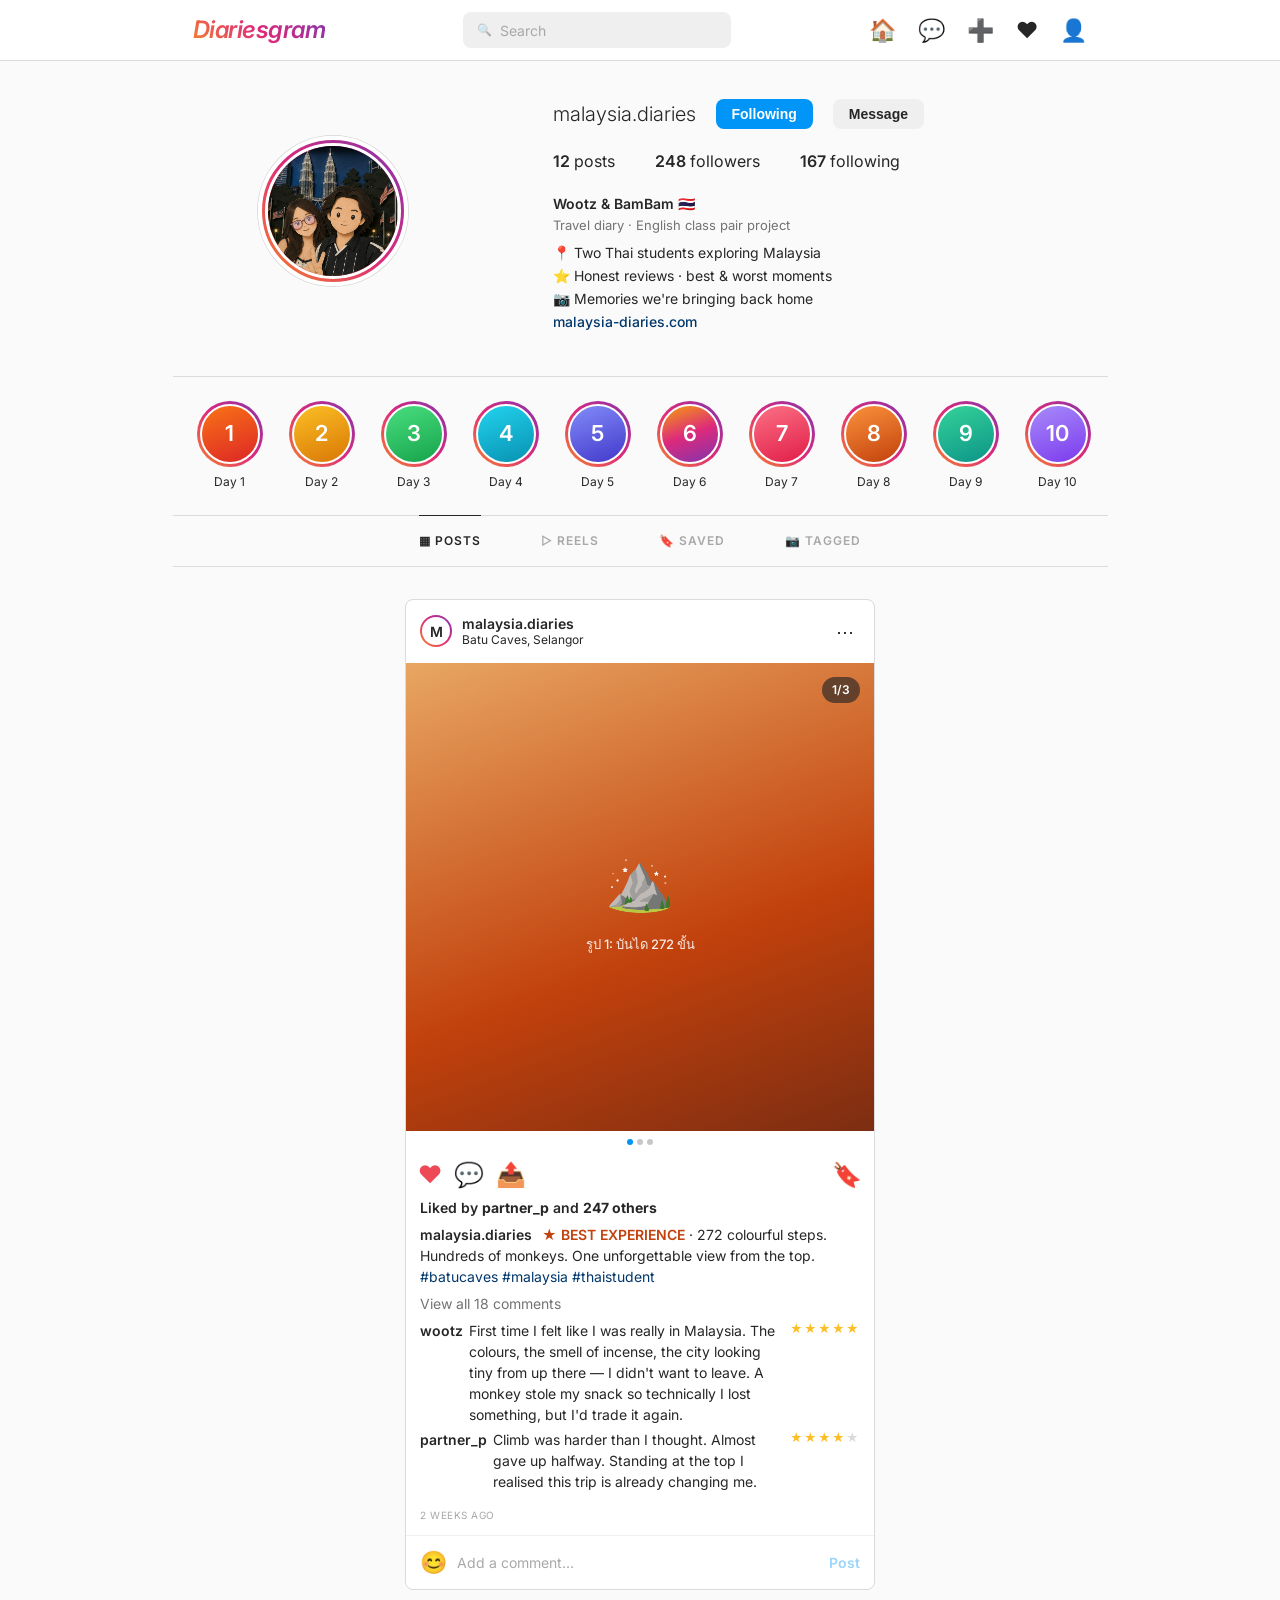
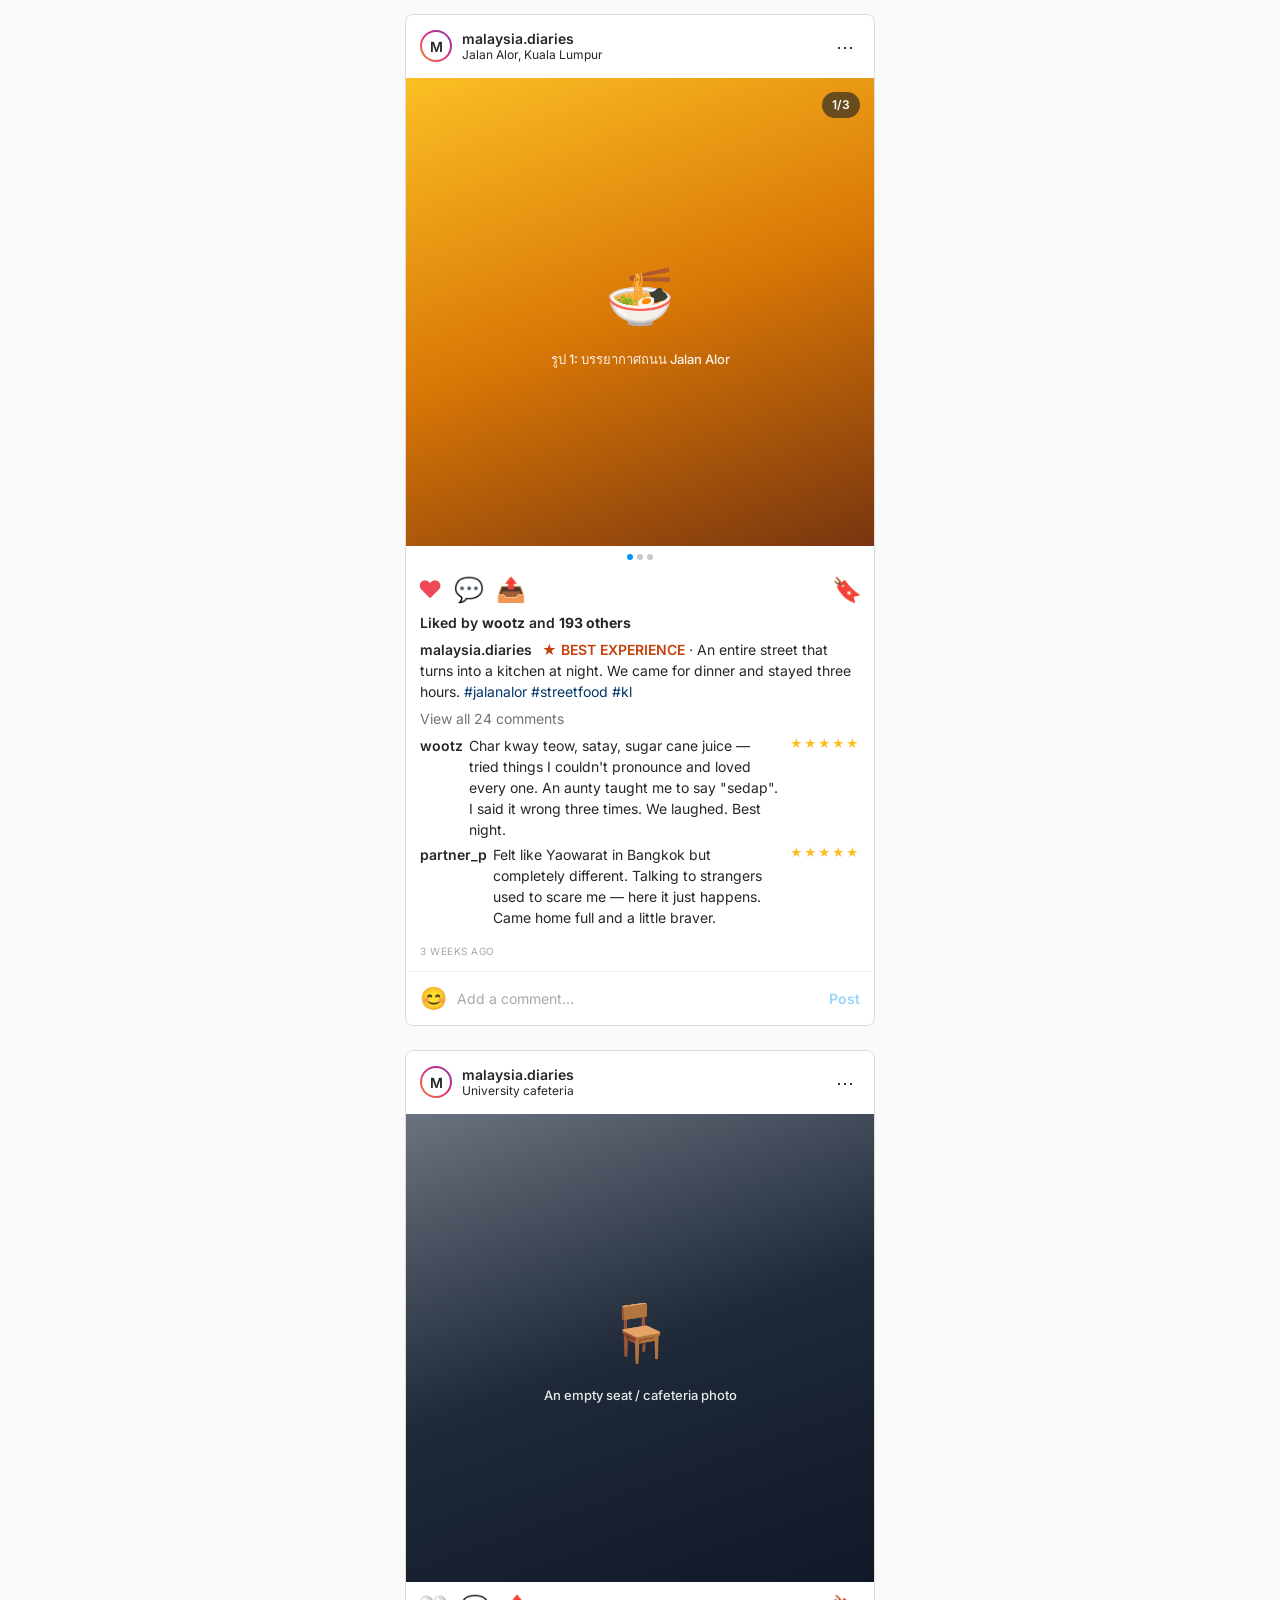
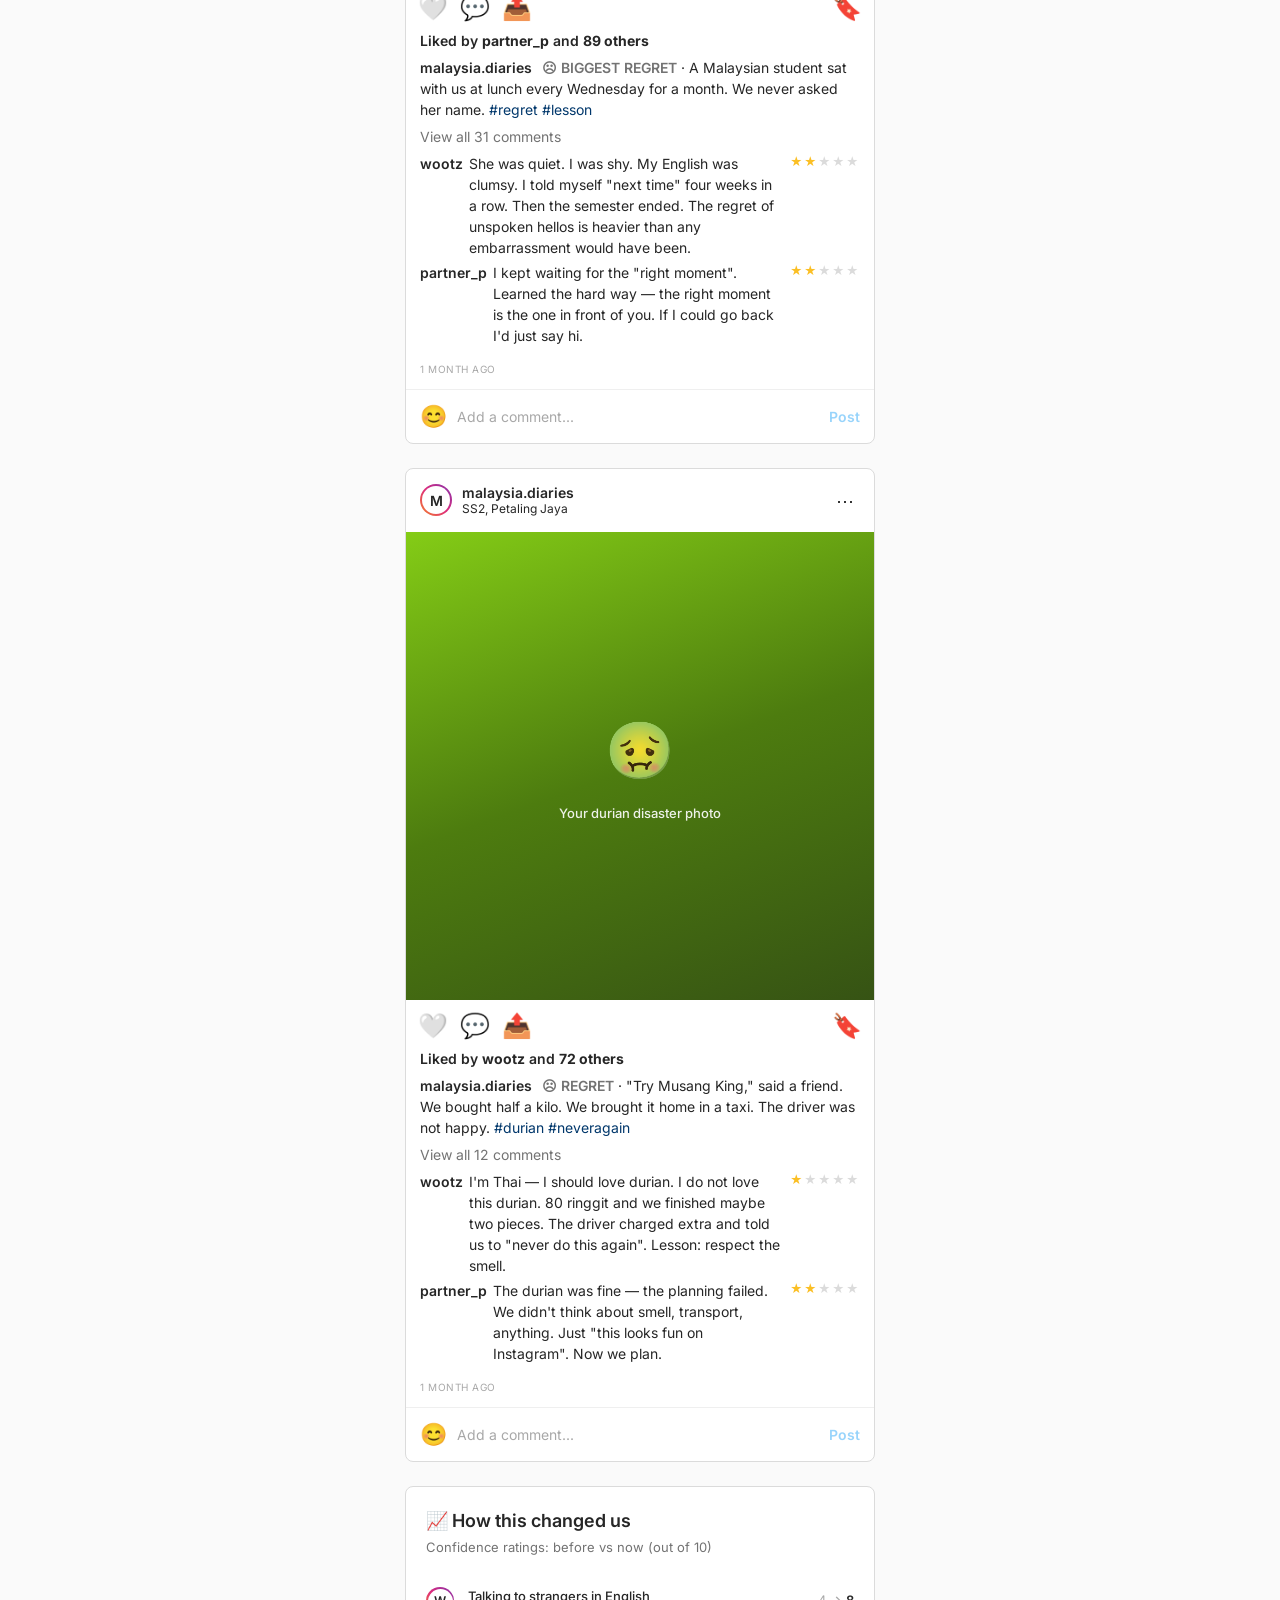
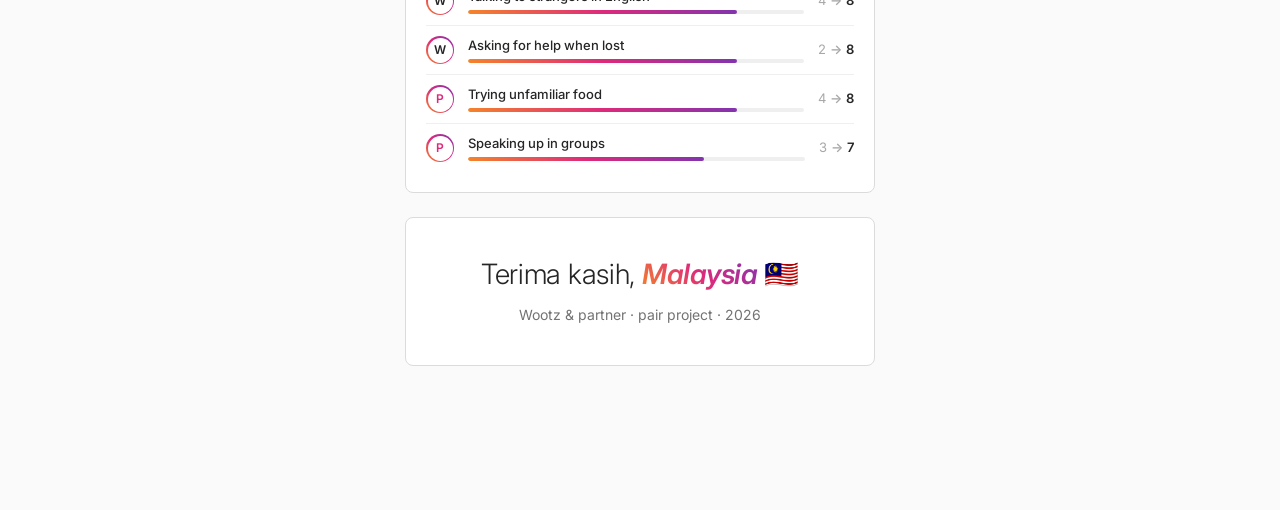
<file: mmu/malaysia-diaries.html>
<!DOCTYPE html>
<html lang="en">
<head>
<meta charset="UTF-8">
<meta name="viewport" content="width=device-width, initial-scale=1.0">
<title>Our Malaysia diaries — @malaysia.diaries</title>
<link rel="preconnect" href="https://fonts.googleapis.com">
<link rel="preconnect" href="https://fonts.gstatic.com" crossorigin>
<link href="https://fonts.googleapis.com/css2?family=Inter:wght@300..700&display=swap" rel="stylesheet">
<style>
  :root {
    --bg: #FAFAFA;
    --bg-card: #FFFFFF;
    --ink: #262626;
    --ink-soft: #737373;
    --ink-mute: #A8A8A8;
    --line: #DBDBDB;
    --line-soft: #EFEFEF;
    --blue: #0095F6;
    --red: #ED4956;
    --story-grad: linear-gradient(45deg, #F58529 0%, #DD2A7B 50%, #8134AF 100%);
  }
  * { box-sizing: border-box; margin: 0; padding: 0; }
  html { scroll-behavior: smooth; }
  body {
    background: var(--bg);
    color: var(--ink);
    font-family: 'Inter', -apple-system, BlinkMacSystemFont, 'Segoe UI', sans-serif;
    font-size: 14px;
    line-height: 1.5;
    -webkit-font-smoothing: antialiased;
    padding-bottom: 60px;
  }

  /* NAV */
  nav { position: sticky; top: 0; background: var(--bg-card); border-bottom: 1px solid var(--line); z-index: 100; padding: 12px 0; }
  .nav-inner { max-width: 935px; margin: 0 auto; padding: 0 20px; display: flex; align-items: center; justify-content: space-between; gap: 16px; }
  .logo { font-weight: 600; font-size: 24px; font-style: italic; letter-spacing: -0.02em; background: var(--story-grad); -webkit-background-clip: text; background-clip: text; -webkit-text-fill-color: transparent; }
  .search { flex: 1; max-width: 268px; height: 36px; background: var(--line-soft); border-radius: 8px; display: flex; align-items: center; padding: 0 14px; color: var(--ink-mute); font-size: 14px; }
  .search::before { content: '🔍'; margin-right: 8px; opacity: 0.5; font-size: 12px; }
  .nav-icons { display: flex; gap: 22px; font-size: 22px; color: var(--ink); }
  @media (max-width: 600px) { .search { display: none; } }

  /* PROFILE */
  .profile { max-width: 935px; margin: 30px auto 0; padding: 0 20px 32px; display: grid; grid-template-columns: 280px 1fr; gap: 80px; align-items: center; border-bottom: 1px solid var(--line); padding-bottom: 44px; }
  @media (max-width: 736px) { .profile { grid-template-columns: 80px 1fr; gap: 28px; padding-bottom: 24px; } }
  .profile-pic-wrap { display: flex; justify-content: center; }
  .profile-pic { width: 150px; height: 150px; border-radius: 50%; background: var(--story-grad); display: flex; align-items: center; justify-content: center; color: white; font-size: 64px; font-weight: 600; border: 4px solid var(--bg-card); box-shadow: 0 0 0 1px var(--line); }
  @media (max-width: 736px) { .profile-pic { width: 80px; height: 80px; font-size: 32px; border-width: 2px; } }
  .profile-info { padding-top: 8px; }
  .profile-top { display: flex; align-items: center; gap: 20px; flex-wrap: wrap; margin-bottom: 20px; }
  .username { font-size: 20px; font-weight: 300; }
  .follow-btn { background: var(--blue); color: white; border: none; padding: 7px 16px; border-radius: 8px; font-weight: 600; font-size: 14px; cursor: pointer; }
  .message-btn { background: var(--line-soft); color: var(--ink); border: none; padding: 7px 16px; border-radius: 8px; font-weight: 600; font-size: 14px; cursor: pointer; }
  .stats { display: flex; gap: 40px; margin-bottom: 20px; font-size: 16px; }
  .stats span b { font-weight: 600; }
  @media (max-width: 736px) { .stats { gap: 20px; font-size: 14px; } }
  .bio { font-size: 14px; line-height: 1.5; }
  .bio-name { font-weight: 600; margin-bottom: 2px; }
  .bio-tag { color: var(--ink-soft); font-size: 13px; margin-bottom: 6px; }
  .bio-line { margin-bottom: 2px; }
  .bio a { color: #00376B; text-decoration: none; font-weight: 500; }

  /* STORIES */
  .stories-bar { max-width: 935px; margin: 0 auto; padding: 24px 20px; display: flex; gap: 18px; overflow-x: auto; border-bottom: 1px solid var(--line); scrollbar-width: none; }
  .stories-bar::-webkit-scrollbar { display: none; }
  .story-thumb { flex-shrink: 0; display: flex; flex-direction: column; align-items: center; gap: 6px; cursor: pointer; width: 74px; }
  .story-ring { width: 66px; height: 66px; border-radius: 50%; background: var(--story-grad); padding: 3px; transition: transform 0.2s; }
  .story-thumb:hover .story-ring { transform: scale(1.05); }
  .story-inner { width: 100%; height: 100%; border-radius: 50%; border: 2.5px solid var(--bg-card); overflow: hidden; display: flex; align-items: center; justify-content: center; color: white; font-weight: 600; font-size: 22px; }
  .story-label { font-size: 12px; text-align: center; color: var(--ink); max-width: 74px; overflow: hidden; text-overflow: ellipsis; white-space: nowrap; }
  .s-best { background: linear-gradient(135deg, #fbbf24, #d97706); }
  .s-food { background: linear-gradient(135deg, #ef4444, #b91c1c); }
  .s-temple { background: linear-gradient(135deg, #f59e0b, #92400e); }
  .s-regret { background: linear-gradient(135deg, #6b7280, #1f2937); }
  .s-friends { background: linear-gradient(135deg, #ec4899, #be185d); }
  .s-growth { background: linear-gradient(135deg, #10b981, #047857); }
  .day-1  { background: linear-gradient(160deg, #f97316, #dc2626); }
  .day-2  { background: linear-gradient(160deg, #fbbf24, #d97706); }
  .day-3  { background: linear-gradient(160deg, #4ade80, #16a34a); }
  .day-4  { background: linear-gradient(160deg, #22d3ee, #0891b2); }
  .day-5  { background: linear-gradient(160deg, #818cf8, #4338ca); }
  .day-6  { background: linear-gradient(160deg, #f59e0b, #dd2a7b 50%, #8134af); }
  .day-7  { background: linear-gradient(160deg, #fb7185, #e11d48); }
  .day-8  { background: linear-gradient(160deg, #fb923c, #c2410c); }
  .day-9  { background: linear-gradient(160deg, #34d399, #0d9488); }
  .day-10 { background: linear-gradient(160deg, #a78bfa, #7c3aed); }
  .day-11 { background: linear-gradient(160deg, #fbbf24, #f59e0b 50%, #92400e); }

  /* TABS */
  .tabs { max-width: 935px; margin: 0 auto; display: flex; justify-content: center; gap: 60px; border-bottom: 1px solid var(--line); padding: 0 20px; }
  .tab { padding: 16px 0; font-size: 12px; font-weight: 600; letter-spacing: 1px; color: var(--ink-mute); border-top: 1px solid transparent; margin-top: -1px; text-transform: uppercase; cursor: pointer; }
  .tab.active { color: var(--ink); border-top-color: var(--ink); }
  @media (max-width: 600px) { .tabs { gap: 30px; } }

  /* FEED */
  .feed { max-width: 470px; margin: 32px auto 0; padding: 0 0 60px; }
  @media (max-width: 510px) { .feed { padding: 0 8px 60px; } }
  .post { background: var(--bg-card); border: 1px solid var(--line); border-radius: 8px; margin-bottom: 24px; overflow: hidden; }
  .post-head { display: flex; align-items: center; padding: 12px 14px; gap: 10px; }
  .post-avatar { width: 32px; height: 32px; border-radius: 50%; background: var(--story-grad); padding: 2px; flex-shrink: 0; }
  .post-avatar-inner { width: 100%; height: 100%; border-radius: 50%; background: var(--bg-card); display: flex; align-items: center; justify-content: center; font-weight: 600; font-size: 14px; background-clip: padding-box; }
  .post-meta { flex: 1; line-height: 1.25; }
  .post-username { font-weight: 600; font-size: 14px; }
  .post-location { font-size: 12px; color: var(--ink); }
  .post-more { color: var(--ink); font-size: 18px; cursor: pointer; padding: 6px; }
  .post-photo { width: 100%; aspect-ratio: 1 / 1; background: #f0f0f0; position: relative; overflow: hidden; display: flex; align-items: center; justify-content: center; }
  .post-photo img { width: 100%; height: 100%; object-fit: cover; display: block; }
  .photo-placeholder { color: rgba(255, 255, 255, 0.95); text-align: center; padding: 30px; }
  .photo-placeholder .icon { font-size: 56px; margin-bottom: 12px; }
  .photo-placeholder .text { font-size: 13px; font-weight: 500; opacity: 0.95; }
  .ph-batu { background: linear-gradient(160deg, #e8a663 0%, #c2410c 60%, #7c2d12 100%); }
  .ph-batu-top { background: linear-gradient(160deg, #fbbf24 0%, #b45309 50%, #451a03 100%); }
  .ph-batu-monkey { background: linear-gradient(160deg, #a3a3a3 0%, #525252 50%, #1c1917 100%); }
  .ph-alor { background: linear-gradient(160deg, #fbbf24 0%, #d97706 50%, #78350f 100%); }
  .ph-alor-food { background: linear-gradient(160deg, #fb923c 0%, #c2410c 50%, #7c2d12 100%); }
  .ph-alor-night { background: linear-gradient(160deg, #818cf8 0%, #4338ca 50%, #1e1b4b 100%); }
  .ph-klcc { background: linear-gradient(160deg, #6b7280 0%, #1f2937 50%, #111827 100%); }
  .ph-durian { background: linear-gradient(160deg, #84cc16 0%, #4d7c0f 50%, #365314 100%); }
  /* rating banner inside carousel: move to left so it doesn't clash with count pill */
  .carousel-rating { right: auto; left: 14px; }
  /* CAROUSEL — multi-photo posts */
  .carousel { position: relative; width: 100%; aspect-ratio: 1 / 1; overflow: hidden; background: #f0f0f0; }
  .carousel-track { display: flex; width: 100%; height: 100%; overflow-x: auto; scroll-snap-type: x mandatory; scroll-behavior: smooth; scrollbar-width: none; }
  .carousel-track::-webkit-scrollbar { display: none; }
  .carousel-slide { flex: 0 0 100%; height: 100%; scroll-snap-align: start; position: relative; display: flex; align-items: center; justify-content: center; }
  .carousel-slide img { width: 100%; height: 100%; object-fit: cover; display: block; }
  /* count pill (e.g. "1/3") top-right */
  .carousel-count { position: absolute; top: 14px; right: 14px; background: rgba(38, 38, 38, 0.65); color: white; padding: 4px 10px; border-radius: 100px; font-size: 12px; font-weight: 600; backdrop-filter: blur(4px); z-index: 5; }
  /* arrow buttons (visible on hover, desktop) */
  .carousel-arrow { position: absolute; top: 50%; transform: translateY(-50%); width: 30px; height: 30px; border-radius: 50%; background: rgba(255,255,255,0.85); color: var(--ink); border: none; cursor: pointer; display: flex; align-items: center; justify-content: center; font-size: 16px; font-weight: 600; z-index: 5; opacity: 0; transition: opacity 0.2s; }
  .carousel:hover .carousel-arrow { opacity: 1; }
  .carousel-arrow:hover { background: white; }
  .carousel-arrow.prev { left: 12px; }
  .carousel-arrow.next { right: 12px; }
  .carousel-arrow.hidden { opacity: 0 !important; pointer-events: none; }
  /* dots under photo */
  .carousel-dots { display: flex; justify-content: center; gap: 4px; padding: 8px 0 4px; }
  .carousel-dot { width: 6px; height: 6px; border-radius: 50%; background: #C7C7C7; transition: background 0.2s; }
  .carousel-dot.active { background: var(--blue); }

  .rating-banner { position: absolute; top: 14px; right: 14px; background: rgba(255, 255, 255, 0.95); color: var(--ink); padding: 6px 12px; border-radius: 100px; font-size: 12px; font-weight: 600; backdrop-filter: blur(8px); display: flex; align-items: center; gap: 6px; }
  .rating-banner.regret { background: rgba(38, 38, 38, 0.85); color: white; }
  .rating-banner .stars { color: #FBBF24; letter-spacing: 1px; }
  .post-actions { display: flex; align-items: center; padding: 8px 12px 4px; font-size: 24px; gap: 12px; color: var(--ink); }
  .post-actions .left { display: flex; gap: 12px; flex: 1; }
  .post-actions span { cursor: pointer; }
  .post-likes { padding: 0 14px 6px; font-size: 14px; font-weight: 600; }
  .post-body { padding: 0 14px 4px; font-size: 14px; line-height: 1.5; }
  .caption { margin-bottom: 6px; }
  .caption .author { font-weight: 600; margin-right: 6px; }
  .caption .tag-best { color: #C2410C; font-weight: 600; }
  .caption .tag-regret { color: var(--ink-soft); font-weight: 600; }
  .caption .hashtag { color: #00376B; }
  .view-comments { color: var(--ink-soft); font-size: 14px; margin: 4px 0 6px; cursor: pointer; }
  .comment { margin-bottom: 4px; display: flex; gap: 6px; flex-wrap: wrap; }
  .comment .author { font-weight: 600; }
  .comment .text { flex: 1; min-width: 200px; }
  .comment .stars { color: #FBBF24; font-size: 12px; letter-spacing: 1px; margin-left: 4px; }
  .comment .empty { color: var(--line); }
  .post-time { padding: 8px 14px 12px; font-size: 10px; color: var(--ink-mute); text-transform: uppercase; letter-spacing: 0.5px; }
  .comment-input { border-top: 1px solid var(--line-soft); padding: 10px 14px; display: flex; align-items: center; gap: 10px; font-size: 14px; }
  .comment-input .emoji { font-size: 22px; color: var(--ink); }
  .comment-input input { flex: 1; border: none; font-size: 14px; font-family: inherit; color: var(--ink); outline: none; background: transparent; }
  .comment-input input::placeholder { color: var(--ink-mute); }
  .comment-input .post-btn { color: var(--blue); font-weight: 600; opacity: 0.4; }

  /* STORY VIEWER */
  .story-viewer { position: fixed; inset: 0; background: rgba(0, 0, 0, 0.95); z-index: 1000; display: none; align-items: center; justify-content: center; }
  .story-viewer.open { display: flex; }
  .story-frame { position: relative; width: 100%; max-width: 420px; height: 100vh; max-height: 750px; background: var(--ink); border-radius: 12px; overflow: hidden; display: flex; flex-direction: column; }
  .story-progress { position: absolute; top: 12px; left: 12px; right: 12px; display: flex; gap: 4px; z-index: 10; }
  .progress-seg { flex: 1; height: 2.5px; background: rgba(255, 255, 255, 0.35); border-radius: 2px; overflow: hidden; }
  .progress-seg .fill { height: 100%; background: white; width: 0%; }
  .progress-seg.done .fill { width: 100%; }
  .progress-seg.active .fill { animation: progress 6s linear forwards; }
  @keyframes progress { from { width: 0%; } to { width: 100%; } }
  .story-header { position: absolute; top: 26px; left: 12px; right: 12px; z-index: 10; display: flex; align-items: center; gap: 10px; color: white; }
  .story-header .avatar { width: 32px; height: 32px; border-radius: 50%; background: var(--story-grad); padding: 2px; }
  .story-header .avatar-inner { width: 100%; height: 100%; border-radius: 50%; background: var(--ink); display: flex; align-items: center; justify-content: center; font-weight: 600; font-size: 13px; color: white; }
  .story-header .name { font-weight: 600; font-size: 14px; }
  .story-header .time { color: rgba(255,255,255,0.7); font-size: 12px; margin-left: 6px; }
  .story-close { margin-left: auto; color: white; background: none; border: none; font-size: 28px; cursor: pointer; line-height: 1; }
  .story-content { flex: 1; display: flex; align-items: center; justify-content: center; flex-direction: column; padding: 80px 32px 100px; text-align: center; color: white; position: relative; }
  .story-content .story-bg { position: absolute; inset: 0; z-index: 0; }
  .story-content > * { position: relative; z-index: 1; }
  .story-content .label { font-size: 11px; letter-spacing: 2px; text-transform: uppercase; opacity: 0.85; margin-bottom: 16px; }
  .story-content h2 { font-size: 32px; font-weight: 600; line-height: 1.15; margin-bottom: 16px; letter-spacing: -0.01em; text-shadow: 0 2px 12px rgba(0,0,0,0.4); }
  .story-content .body-text { font-size: 16px; line-height: 1.55; opacity: 0.95; max-width: 320px; text-shadow: 0 1px 8px rgba(0,0,0,0.3); }
  .story-content .stars-big { font-size: 22px; color: #FBBF24; margin-top: 18px; letter-spacing: 4px; }
  .story-prev, .story-next { position: absolute; top: 0; bottom: 0; width: 30%; z-index: 5; cursor: pointer; }
  .story-prev { left: 0; }
  .story-next { right: 0; }
  .story-content.media { padding: 0; background: #000; }
  .story-media { position: absolute; inset: 0; width: 100%; height: 100%; object-fit: cover; display: block; }
  /* single-line pill */
  .story-caption {
    position: absolute;
    left: 50%; bottom: 18%;
    transform: translateX(-50%);
    background: rgba(20,20,20,0.52);
    backdrop-filter: blur(14px); -webkit-backdrop-filter: blur(14px);
    color: #fff; font-size: 16px; font-weight: 600;
    letter-spacing: -0.01em; line-height: 1.4;
    padding: 12px 22px; border-radius: 100px;
    white-space: nowrap; max-width: 82%;
    overflow: hidden; text-overflow: ellipsis;
    z-index: 2; text-align: center;
  }
  /* 3-line stacked caption */
  .story-caption--stack {
    position: absolute;
    left: 50%; top: 50%;
    transform: translate(-50%, -50%);
    background: rgba(255,255,255,0.08);
    backdrop-filter: blur(6px); -webkit-backdrop-filter: blur(6px);
    border: 1.5px solid rgba(220,220,220,0.35);
    border-radius: 20px;
    padding: 24px 36px;
    white-space: normal; max-width: 92%;
    display: flex; flex-direction: column; align-items: center; gap: 6px;
    z-index: 2; text-align: center;
  }
  .cap-line { display: block; color: #fff; text-shadow: 0 2px 20px rgba(0,0,0,0.7); }
  .cap-0 { font-size: 17px; font-weight: 600; letter-spacing: 5px; text-transform: uppercase; }
  .cap-1 { font-size: 10px; font-weight: 300; letter-spacing: 10px; opacity: 0.75; text-transform: uppercase; }
  .cap-2 { font-size: 40px; font-weight: 700; letter-spacing: 2px; text-transform: uppercase; line-height: 1; }

  /* GROWTH POST */
  .growth-post { background: var(--bg-card); border: 1px solid var(--line); border-radius: 8px; margin-bottom: 24px; padding: 20px; }
  .growth-post h3 { font-size: 18px; font-weight: 600; margin-bottom: 4px; }
  .growth-post .subtitle { font-size: 13px; color: var(--ink-soft); margin-bottom: 20px; }
  .growth-row { display: flex; align-items: center; gap: 14px; padding: 10px 0; border-bottom: 1px solid var(--line-soft); }
  .growth-row:last-child { border-bottom: none; }
  .growth-who { width: 28px; height: 28px; border-radius: 50%; background: var(--story-grad); padding: 1.5px; flex-shrink: 0; }
  .growth-who-inner { width: 100%; height: 100%; border-radius: 50%; background: white; display: flex; align-items: center; justify-content: center; font-weight: 600; font-size: 12px; }
  .growth-text { flex: 1; min-width: 0; }
  .growth-skill { font-size: 13px; font-weight: 500; line-height: 1.3; }
  .growth-bar { height: 4px; background: var(--line-soft); border-radius: 100px; margin-top: 6px; overflow: hidden; }
  .growth-fill { height: 100%; background: var(--story-grad); border-radius: 100px; transform-origin: left; animation: grow 1.4s cubic-bezier(0.16, 1, 0.3, 1) forwards; }
  @keyframes grow { from { transform: scaleX(0); } }
  .growth-nums { font-size: 13px; font-weight: 600; white-space: nowrap; color: var(--ink); }
  .growth-nums .from { color: var(--ink-mute); font-weight: 400; }
  .growth-nums .arrow { color: var(--ink-mute); margin: 0 4px; }

  /* CLOSING */
  .closing-post { background: var(--bg-card); border: 1px solid var(--line); border-radius: 8px; padding: 40px 28px; text-align: center; margin-bottom: 24px; }
  .closing-post h2 { font-size: 28px; font-weight: 300; line-height: 1.2; margin-bottom: 12px; letter-spacing: -0.01em; }
  .closing-post h2 b { background: var(--story-grad); -webkit-background-clip: text; background-clip: text; -webkit-text-fill-color: transparent; font-weight: 600; font-style: italic; }
  .closing-post p { color: var(--ink-soft); font-size: 14px; }
</style>
</head>
<body>

<!-- NAV -->
<nav>
  <div class="nav-inner">
    <div class="logo">Diariesgram</div>
    <div class="search">Search</div>
    <div class="nav-icons">
      <span>🏠</span><span>💬</span><span>➕</span><span>❤️</span><span>👤</span>
    </div>
  </div>
</nav>

<!-- PROFILE -->
<header class="profile">
  <div class="profile-pic-wrap"><div class="profile-pic" style="padding:3px;overflow:hidden;"><img src="profile.jpg" alt="Profile" style="width:100%;height:100%;object-fit:cover;border-radius:50%;border:3px solid var(--bg-card);display:block;"></div></div>
  <div class="profile-info">
    <div class="profile-top">
      <div class="username">malaysia.diaries</div>
      <button class="follow-btn">Following</button>
      <button class="message-btn">Message</button>
    </div>
    <div class="stats">
      <span><b>12</b> posts</span>
      <span><b>248</b> followers</span>
      <span><b>167</b> following</span>
    </div>
    <div class="bio">
      <div class="bio-name">Wootz &amp; BamBam 🇹🇭</div>
      <div class="bio-tag">Travel diary · English class pair project</div>
      <div class="bio-line">📍 Two Thai students exploring Malaysia</div>
      <div class="bio-line">⭐ Honest reviews · best &amp; worst moments</div>
      <div class="bio-line">📷 Memories we&apos;re bringing back home</div>
      <div><a href="#">malaysia-diaries.com</a></div>
    </div>
  </div>
</header>

<!-- STORIES BAR — Day 1–11 -->
<div class="stories-bar">
  <div class="story-thumb" onclick="openStory(0)">
    <div class="story-ring"><div class="story-inner day-1">1</div></div>
    <div class="story-label">Day 1</div>
  </div>
  <div class="story-thumb" onclick="openStory(1)">
    <div class="story-ring"><div class="story-inner day-2">2</div></div>
    <div class="story-label">Day 2</div>
  </div>
  <div class="story-thumb" onclick="openStory(2)">
    <div class="story-ring"><div class="story-inner day-3">3</div></div>
    <div class="story-label">Day 3</div>
  </div>
  <div class="story-thumb" onclick="openStory(3)">
    <div class="story-ring"><div class="story-inner day-4">4</div></div>
    <div class="story-label">Day 4</div>
  </div>
  <div class="story-thumb" onclick="openStory(4)">
    <div class="story-ring"><div class="story-inner day-5">5</div></div>
    <div class="story-label">Day 5</div>
  </div>
  <div class="story-thumb" onclick="openStory(5)">
    <div class="story-ring"><div class="story-inner day-6">6</div></div>
    <div class="story-label">Day 6</div>
  </div>
  <div class="story-thumb" onclick="openStory(6)">
    <div class="story-ring"><div class="story-inner day-7">7</div></div>
    <div class="story-label">Day 7</div>
  </div>
  <div class="story-thumb" onclick="openStory(7)">
    <div class="story-ring"><div class="story-inner day-8">8</div></div>
    <div class="story-label">Day 8</div>
  </div>
  <div class="story-thumb" onclick="openStory(8)">
    <div class="story-ring"><div class="story-inner day-9">9</div></div>
    <div class="story-label">Day 9</div>
  </div>
  <div class="story-thumb" onclick="openStory(9)">
    <div class="story-ring"><div class="story-inner day-10">10</div></div>
    <div class="story-label">Day 10</div>
  </div>
  <div class="story-thumb" onclick="openStory(10)">
    <div class="story-ring"><div class="story-inner day-11">11</div></div>
    <div class="story-label">Day 11</div>
  </div>
</div>

<!-- TABS -->
<div class="tabs">
  <div class="tab active">▦ POSTS</div>
  <div class="tab">▷ REELS</div>
  <div class="tab">🔖 SAVED</div>
  <div class="tab">📷 TAGGED</div>
</div>

<!-- FEED -->
<div class="feed">

  <!-- POST 1 — BATU CAVES -->
  <article class="post">
    <div class="post-head">
      <div class="post-avatar"><div class="post-avatar-inner">M</div></div>
      <div class="post-meta">
        <div class="post-username">malaysia.diaries</div>
        <div class="post-location">Batu Caves, Selangor</div>
      </div>
      <div class="post-more">⋯</div>
    </div>
    <div class="carousel" data-carousel>
      <div class="carousel-track">
        <div class="carousel-slide ph-batu">
          <div class="photo-placeholder">
            <div class="icon">⛰️</div>
            <div class="text">รูป 1: บันได 272 ขั้น</div>
          </div>
        </div>
        <div class="carousel-slide ph-batu-top">
          <div class="photo-placeholder">
            <div class="icon">🏛️</div>
            <div class="text">รูป 2: วัดบนยอดถ้ำ</div>
          </div>
        </div>
        <div class="carousel-slide ph-batu-monkey">
          <div class="photo-placeholder">
            <div class="icon">🐒</div>
            <div class="text">รูป 3: เจ้าลิงขโมยขนม</div>
          </div>
        </div>
      </div>
      <div class="carousel-count">1/3</div>
      <button class="carousel-arrow prev hidden" onclick="moveCarousel(this, -1)">‹</button>
      <button class="carousel-arrow next" onclick="moveCarousel(this, 1)">›</button>
    </div>
    <div class="carousel-dots">
      <div class="carousel-dot active"></div>
      <div class="carousel-dot"></div>
      <div class="carousel-dot"></div>
    </div>
    <div class="post-actions">
      <div class="left"><span style="color:#ED4956">❤️</span><span>💬</span><span>📤</span></div>
      <span>🔖</span>
    </div>
    <div class="post-likes">Liked by <b>partner_p</b> and <b>247 others</b></div>
    <div class="post-body">
      <div class="caption">
        <span class="author">malaysia.diaries</span>
        <span class="tag-best">★ BEST EXPERIENCE</span> · 272 colourful steps. Hundreds of monkeys. One unforgettable view from the top. <span class="hashtag">#batucaves #malaysia #thaistudent</span>
      </div>
      <div class="view-comments">View all 18 comments</div>
      <div class="comment">
        <span class="author">wootz</span>
        <span class="text">First time I felt like I was really in Malaysia. The colours, the smell of incense, the city looking tiny from up there — I didn&apos;t want to leave. A monkey stole my snack so technically I lost something, but I&apos;d trade it again.</span>
        <span class="stars">★★★★★</span>
      </div>
      <div class="comment">
        <span class="author">partner_p</span>
        <span class="text">Climb was harder than I thought. Almost gave up halfway. Standing at the top I realised this trip is already changing me.</span>
        <span class="stars">★★★★<span class="empty">★</span></span>
      </div>
    </div>
    <div class="post-time">2 weeks ago</div>
    <div class="comment-input">
      <span class="emoji">😊</span>
      <input placeholder="Add a comment...">
      <span class="post-btn">Post</span>
    </div>
  </article>

  <!-- POST 2 — JALAN ALOR -->
  <article class="post">
    <div class="post-head">
      <div class="post-avatar"><div class="post-avatar-inner">M</div></div>
      <div class="post-meta">
        <div class="post-username">malaysia.diaries</div>
        <div class="post-location">Jalan Alor, Kuala Lumpur</div>
      </div>
      <div class="post-more">⋯</div>
    </div>
    <div class="carousel" data-carousel>
      <div class="carousel-track">
        <div class="carousel-slide ph-alor">
          <div class="photo-placeholder">
            <div class="icon">🍜</div>
            <div class="text">รูป 1: บรรยากาศถนน Jalan Alor</div>
          </div>
        </div>
        <div class="carousel-slide ph-alor-food">
          <div class="photo-placeholder">
            <div class="icon">🍢</div>
            <div class="text">รูป 2: อาหารบนโต๊ะ — char kway teow / สะเต๊ะ</div>
          </div>
        </div>
        <div class="carousel-slide ph-alor-night">
          <div class="photo-placeholder">
            <div class="icon">🌃</div>
            <div class="text">รูป 3: เซลฟี่กับเพื่อนตอนค่ำ</div>
          </div>
        </div>
      </div>
      <div class="carousel-count">1/3</div>
      <button class="carousel-arrow prev hidden" onclick="moveCarousel(this, -1)">‹</button>
      <button class="carousel-arrow next" onclick="moveCarousel(this, 1)">›</button>
    </div>
    <div class="carousel-dots">
      <div class="carousel-dot active"></div>
      <div class="carousel-dot"></div>
      <div class="carousel-dot"></div>
    </div>
    <div class="post-actions">
      <div class="left"><span style="color:#ED4956">❤️</span><span>💬</span><span>📤</span></div>
      <span>🔖</span>
    </div>
    <div class="post-likes">Liked by <b>wootz</b> and <b>193 others</b></div>
    <div class="post-body">
      <div class="caption">
        <span class="author">malaysia.diaries</span>
        <span class="tag-best">★ BEST EXPERIENCE</span> · An entire street that turns into a kitchen at night. We came for dinner and stayed three hours. <span class="hashtag">#jalanalor #streetfood #kl</span>
      </div>
      <div class="view-comments">View all 24 comments</div>
      <div class="comment">
        <span class="author">wootz</span>
        <span class="text">Char kway teow, satay, sugar cane juice — tried things I couldn&apos;t pronounce and loved every one. An aunty taught me to say &quot;sedap&quot;. I said it wrong three times. We laughed. Best night.</span>
        <span class="stars">★★★★★</span>
      </div>
      <div class="comment">
        <span class="author">partner_p</span>
        <span class="text">Felt like Yaowarat in Bangkok but completely different. Talking to strangers used to scare me — here it just happens. Came home full and a little braver.</span>
        <span class="stars">★★★★★</span>
      </div>
    </div>
    <div class="post-time">3 weeks ago</div>
    <div class="comment-input">
      <span class="emoji">😊</span>
      <input placeholder="Add a comment...">
      <span class="post-btn">Post</span>
    </div>
  </article>

  <!-- POST 3 — THE FRIEND WE NEVER MADE (REGRET) -->
  <article class="post">
    <div class="post-head">
      <div class="post-avatar"><div class="post-avatar-inner">M</div></div>
      <div class="post-meta">
        <div class="post-username">malaysia.diaries</div>
        <div class="post-location">University cafeteria</div>
      </div>
      <div class="post-more">⋯</div>
    </div>
    <div class="post-photo ph-klcc">
      <div class="photo-placeholder">
        <div class="icon">🪑</div>
        <div class="text">An empty seat / cafeteria photo</div>
      </div>
    </div>
    <div class="post-actions">
      <div class="left"><span>🤍</span><span>💬</span><span>📤</span></div>
      <span>🔖</span>
    </div>
    <div class="post-likes">Liked by <b>partner_p</b> and <b>89 others</b></div>
    <div class="post-body">
      <div class="caption">
        <span class="author">malaysia.diaries</span>
        <span class="tag-regret">☹ BIGGEST REGRET</span> · A Malaysian student sat with us at lunch every Wednesday for a month. We never asked her name. <span class="hashtag">#regret #lesson</span>
      </div>
      <div class="view-comments">View all 31 comments</div>
      <div class="comment">
        <span class="author">wootz</span>
        <span class="text">She was quiet. I was shy. My English was clumsy. I told myself &quot;next time&quot; four weeks in a row. Then the semester ended. The regret of unspoken hellos is heavier than any embarrassment would have been.</span>
        <span class="stars">★★<span class="empty">★★★</span></span>
      </div>
      <div class="comment">
        <span class="author">partner_p</span>
        <span class="text">I kept waiting for the &quot;right moment&quot;. Learned the hard way — the right moment is the one in front of you. If I could go back I&apos;d just say hi.</span>
        <span class="stars">★★<span class="empty">★★★</span></span>
      </div>
    </div>
    <div class="post-time">1 month ago</div>
    <div class="comment-input">
      <span class="emoji">😊</span>
      <input placeholder="Add a comment...">
      <span class="post-btn">Post</span>
    </div>
  </article>

  <!-- POST 4 — DURIAN (REGRET) -->
  <article class="post">
    <div class="post-head">
      <div class="post-avatar"><div class="post-avatar-inner">M</div></div>
      <div class="post-meta">
        <div class="post-username">malaysia.diaries</div>
        <div class="post-location">SS2, Petaling Jaya</div>
      </div>
      <div class="post-more">⋯</div>
    </div>
    <div class="post-photo ph-durian">
      <div class="photo-placeholder">
        <div class="icon">🤢</div>
        <div class="text">Your durian disaster photo</div>
      </div>
    </div>
    <div class="post-actions">
      <div class="left"><span>🤍</span><span>💬</span><span>📤</span></div>
      <span>🔖</span>
    </div>
    <div class="post-likes">Liked by <b>wootz</b> and <b>72 others</b></div>
    <div class="post-body">
      <div class="caption">
        <span class="author">malaysia.diaries</span>
        <span class="tag-regret">☹ REGRET</span> · &quot;Try Musang King,&quot; said a friend. We bought half a kilo. We brought it home in a taxi. The driver was not happy. <span class="hashtag">#durian #neveragain</span>
      </div>
      <div class="view-comments">View all 12 comments</div>
      <div class="comment">
        <span class="author">wootz</span>
        <span class="text">I&apos;m Thai — I should love durian. I do not love this durian. 80 ringgit and we finished maybe two pieces. The driver charged extra and told us to &quot;never do this again&quot;. Lesson: respect the smell.</span>
        <span class="stars">★<span class="empty">★★★★</span></span>
      </div>
      <div class="comment">
        <span class="author">partner_p</span>
        <span class="text">The durian was fine — the planning failed. We didn&apos;t think about smell, transport, anything. Just &quot;this looks fun on Instagram&quot;. Now we plan.</span>
        <span class="stars">★★<span class="empty">★★★</span></span>
      </div>
    </div>
    <div class="post-time">1 month ago</div>
    <div class="comment-input">
      <span class="emoji">😊</span>
      <input placeholder="Add a comment...">
      <span class="post-btn">Post</span>
    </div>
  </article>

  <!-- GROWTH POST -->
  <article class="post growth-post">
    <h3>📈 How this changed us</h3>
    <p class="subtitle">Confidence ratings: before vs now (out of 10)</p>
    <div class="growth-row">
      <div class="growth-who"><div class="growth-who-inner">W</div></div>
      <div class="growth-text">
        <div class="growth-skill">Talking to strangers in English</div>
        <div class="growth-bar"><div class="growth-fill" style="width: 80%;"></div></div>
      </div>
      <div class="growth-nums"><span class="from">4</span><span class="arrow">→</span>8</div>
    </div>
    <div class="growth-row">
      <div class="growth-who"><div class="growth-who-inner">W</div></div>
      <div class="growth-text">
        <div class="growth-skill">Asking for help when lost</div>
        <div class="growth-bar"><div class="growth-fill" style="width: 80%;"></div></div>
      </div>
      <div class="growth-nums"><span class="from">2</span><span class="arrow">→</span>8</div>
    </div>
    <div class="growth-row">
      <div class="growth-who"><div class="growth-who-inner" style="color: #DD2A7B;">P</div></div>
      <div class="growth-text">
        <div class="growth-skill">Trying unfamiliar food</div>
        <div class="growth-bar"><div class="growth-fill" style="width: 80%;"></div></div>
      </div>
      <div class="growth-nums"><span class="from">4</span><span class="arrow">→</span>8</div>
    </div>
    <div class="growth-row">
      <div class="growth-who"><div class="growth-who-inner" style="color: #DD2A7B;">P</div></div>
      <div class="growth-text">
        <div class="growth-skill">Speaking up in groups</div>
        <div class="growth-bar"><div class="growth-fill" style="width: 70%;"></div></div>
      </div>
      <div class="growth-nums"><span class="from">3</span><span class="arrow">→</span>7</div>
    </div>
  </article>

  <!-- CLOSING -->
  <article class="closing-post">
    <h2>Terima kasih, <b>Malaysia</b> 🇲🇾</h2>
    <p>Wootz &amp; partner · pair project · 2026</p>
  </article>

</div>

<!-- STORY VIEWER -->
<div class="story-viewer" id="storyViewer">
  <div class="story-frame">
    <div class="story-progress" id="storyProgress"></div>
    <div class="story-header">
      <div class="avatar"><div class="avatar-inner" style="overflow:hidden;background:none;"><img src="profile.jpg" style="width:100%;height:100%;object-fit:cover;border-radius:50%;display:block;"></div></div>
      <div class="name">malaysia.diaries</div>
      <div class="time">2h</div>
      <button class="story-close" onclick="closeStory()">×</button>
    </div>
    <div class="story-content" id="storyContent"></div>
    <div class="story-prev" onclick="prevStory()"></div>
    <div class="story-next" onclick="nextStory()"></div>
  </div>
</div>

<script>
  /* ============================================================
     CAROUSEL — multi-photo posts (swipe / arrows / dots / 1-of-N counter)
  ============================================================ */
  function moveCarousel(btn, dir) {
    const track = btn.closest('.carousel').querySelector('.carousel-track');
    track.scrollBy({ left: dir * track.clientWidth, behavior: 'smooth' });
  }

  document.querySelectorAll('[data-carousel]').forEach(carousel => {
    const track = carousel.querySelector('.carousel-track');
    const slides = carousel.querySelectorAll('.carousel-slide');
    const total = slides.length;
    const countEl = carousel.querySelector('.carousel-count');
    const prevBtn = carousel.querySelector('.carousel-arrow.prev');
    const nextBtn = carousel.querySelector('.carousel-arrow.next');
    const dotsContainer = carousel.nextElementSibling && carousel.nextElementSibling.classList.contains('carousel-dots')
      ? carousel.nextElementSibling : null;
    const dots = dotsContainer ? dotsContainer.querySelectorAll('.carousel-dot') : [];

    function update() {
      const i = Math.round(track.scrollLeft / track.clientWidth);
      if (countEl) countEl.textContent = (i + 1) + '/' + total;
      dots.forEach((d, idx) => d.classList.toggle('active', idx === i));
      if (prevBtn) prevBtn.classList.toggle('hidden', i === 0);
      if (nextBtn) nextBtn.classList.toggle('hidden', i === total - 1);
    }
    track.addEventListener('scroll', update, { passive: true });

    // Click dot → jump to that slide
    dots.forEach((dot, idx) => {
      dot.style.cursor = 'pointer';
      dot.addEventListener('click', () => {
        track.scrollTo({ left: idx * track.clientWidth, behavior: 'smooth' });
      });
    });

    update();
  });

  /* ============================================================
     STORY VIEWER — Day 1–11 with image / video / text support
     ─────────────────────────────────────────────────────────────
     Slide types:
       { type:'text',  bg:'day-1', label:'DAY 1', title:'...', body:'...', stars:null }
       { type:'image', src:'stories/Day1/photo.jpg', caption:'...', duration:6 }
       { type:'video', src:'stories/Day1/clip.mp4',  caption:'...' }
  ============================================================ */
  const storySets = [
    /* ── Day 1 ── */ [
      { type:'image', src:'stories/Day1/1.0.JPG', caption:['DAY 1', 'IN', 'MALAYSIA'] },
      { type:'image', src:'stories/Day1/1.1.JPG', caption:'' },
      { type:'image', src:'stories/Day1/2.JPG',   caption:'' },
      { type:'image', src:'stories/Day1/3.JPG',   caption:'' },
      { type:'image', src:'stories/Day1/4.JPG',   caption:'' },
      { type:'video', src:'stories/Day1/5.MOV',   caption:'' },
      { type:'image', src:'stories/Day1/6.JPG',   caption:'' },
      { type:'image', src:'stories/Day1/7.jpeg',  caption:'' },
      { type:'image', src:'stories/Day1/8.JPG',   caption:'' },
      { type:'image', src:'stories/Day1/9.JPG',   caption:'' },
      { type:'image', src:'stories/Day1/10.JPG',  caption:'' },
      { type:'image', src:'stories/Day1/11.JPG',  caption:'' },
      { type:'image', src:'stories/Day1/12.JPG',  caption:'' }
    ],
    /* ── Day 2 ── */ [
      { type:'image', src:'stories/Day2/1.JPG',  caption:'' },
      { type:'image', src:'stories/Day2/2.JPG',  caption:'' },
      { type:'image', src:'stories/Day2/3.jpeg', caption:'' },
      { type:'image', src:'stories/Day2/4.JPG',  caption:'' },
      { type:'image', src:'stories/Day2/5.JPG',  caption:'' },
      { type:'image', src:'stories/Day2/5.jpeg', caption:'' },
      { type:'image', src:'stories/Day2/7.JPG',  caption:'' },
      { type:'video', src:'stories/Day2/8.mp4',  caption:'' },
      { type:'image', src:'stories/Day2/9.JPG',  caption:'' },
      { type:'image', src:'stories/Day2/10.JPG', caption:'' },
      { type:'image', src:'stories/Day2/11.JPG', caption:'' },
      { type:'image', src:'stories/Day2/12.JPG', caption:'' }
    ],
    /* ── Day 3 ── */ [
      { type:'image', src:'stories/Day3/1.jpeg',   caption:'' },
      { type:'image', src:'stories/Day3/2.jpeg',   caption:'' },
      { type:'image', src:'stories/Day3/3.jpeg',   caption:'' },
      { type:'image', src:'stories/Day3/4.jpeg',   caption:'' },
      { type:'image', src:'stories/Day3/5.1.jpeg', caption:'' },
      { type:'video', src:'stories/Day3/5.mp4',    caption:'' },
      { type:'image', src:'stories/Day3/6.JPG',    caption:'' },
      { type:'image', src:'stories/Day3/7.jpeg',   caption:'' },
      { type:'image', src:'stories/Day3/8.JPG',    caption:'' },
      { type:'image', src:'stories/Day3/9.JPG',    caption:'' },
      { type:'image', src:'stories/Day3/10.JPG',   caption:'' }
    ],
    /* ── Day 4 ── */ [
      { type:'image', src:'stories/Day4/1.jpeg',  caption:'' },
      { type:'image', src:'stories/Day4/2.jpeg',  caption:'' },
      { type:'image', src:'stories/Day4/3.jpeg',  caption:'' },
      { type:'image', src:'stories/Day4/4.jpeg',  caption:'' },
      { type:'image', src:'stories/Day4/5.JPG',   caption:'' },
      { type:'image', src:'stories/Day4/6.JPG',   caption:'' },
      { type:'image', src:'stories/Day4/7.jpeg',  caption:'' },
      { type:'image', src:'stories/Day4/8.jpeg',  caption:'' },
      { type:'image', src:'stories/Day4/9.jpeg',  caption:'' },
      { type:'image', src:'stories/Day4/10.jpeg', caption:'' },
      { type:'image', src:'stories/Day4/11.jpeg', caption:'' },
      { type:'image', src:'stories/Day4/12.JPG',  caption:'' },
      { type:'image', src:'stories/Day4/13.jpeg', caption:'' }
    ],
    /* ── Day 5 ── */ [
      { type:'image', src:'stories/Day5/1.jpeg',  caption:'' },
      { type:'image', src:'stories/Day5/2.jpeg',  caption:'' },
      { type:'image', src:'stories/Day5/3.jpeg',  caption:'' },
      { type:'video', src:'stories/Day5/4.MOV',   caption:'' },
      { type:'image', src:'stories/Day5/5.jpeg',  caption:'' },
      { type:'image', src:'stories/Day5/6.jpeg',  caption:'' },
      { type:'image', src:'stories/Day5/7.jpeg',  caption:'' },
      { type:'image', src:'stories/Day5/8.jpeg',  caption:'' },
      { type:'image', src:'stories/Day5/9.jpeg',  caption:'' },
      { type:'image', src:'stories/Day5/10.JPG',  caption:'' }
    ],
    /* ── Day 6 ── */ [
      { type:'image', src:'stories/Day6/1.jpeg',  caption:'' },
      { type:'image', src:'stories/Day6/2.jpeg',  caption:'' },
      { type:'image', src:'stories/Day6/3.JPG',   caption:'' },
      { type:'video', src:'stories/Day6/4.MOV',   caption:'' },
      { type:'video', src:'stories/Day6/5.2.mp4', caption:'' },
      { type:'image', src:'stories/Day6/5.jpeg',  caption:'' },
      { type:'image', src:'stories/Day6/6.jpeg',  caption:'' },
      { type:'image', src:'stories/Day6/7.jpeg',  caption:'' },
      { type:'video', src:'stories/Day6/8.mp4',   caption:'' }
    ],
    /* ── Day 7 ── */ [
      { type:'image', src:'stories/Day7/1.JPG',    caption:'' },
      { type:'image', src:'stories/Day7/2.jpg',    caption:'' },
      { type:'image', src:'stories/Day7/3.jpeg',   caption:'' },
      { type:'image', src:'stories/Day7/4.JPG',    caption:'' },
      { type:'image', src:'stories/Day7/5.JPG',    caption:'' },
      { type:'image', src:'stories/Day7/5.1.jpeg', caption:'' },
      { type:'image', src:'stories/Day7/5.3.jpeg', caption:'' },
      { type:'video', src:'stories/Day7/5.4.mp4',  caption:'' },
      { type:'image', src:'stories/Day7/6.JPG',    caption:'' },
      { type:'image', src:'stories/Day7/7.JPG',    caption:'' },
      { type:'image', src:'stories/Day7/8.JPG',    caption:'' },
      { type:'image', src:'stories/Day7/10.jpeg',  caption:'' }
    ],
    /* ── Day 8 ── */  [{ type:'text', bg:'day-8',  label:'DAY 8',  title:'', body:'', stars:null }],
    /* ── Day 9 ── */  [{ type:'text', bg:'day-9',  label:'DAY 9',  title:'', body:'', stars:null }],
    /* ── Day 10 ── */ [{ type:'text', bg:'day-10', label:'DAY 10', title:'', body:'', stars:null }],
    /* ── Day 11 ── */ [{ type:'text', bg:'day-11', label:'DAY 11', title:'', body:'', stars:null }]
  ];

  let currentSet   = 0;
  let currentSlide = 0;
  let storyTimer   = null;
  let rafId        = null;

  function cancelMedia() {
    clearTimeout(storyTimer);
    if (rafId) { cancelAnimationFrame(rafId); rafId = null; }
    const oldVideo = document.getElementById('storyVideo');
    if (oldVideo) { oldVideo.pause(); oldVideo.onended = null; }
  }

  function openStory(setIndex) {
    currentSet   = setIndex;
    currentSlide = 0;
    document.getElementById('storyViewer').classList.add('open');
    renderStory();
  }

  function closeStory() {
    document.getElementById('storyViewer').classList.remove('open');
    cancelMedia();
  }

  function nextStory() {
    const slides = storySets[currentSet];
    if (currentSlide < slides.length - 1) {
      currentSlide++;
      renderStory();
    } else if (currentSet < storySets.length - 1) {
      currentSet++;
      currentSlide = 0;
      renderStory();
    } else {
      closeStory();
    }
  }

  function prevStory() {
    if (currentSlide > 0) {
      currentSlide--;
      renderStory();
    } else if (currentSet > 0) {
      currentSet--;
      currentSlide = storySets[currentSet].length - 1;
      renderStory();
    }
  }

  function buildCaption(caption) {
    if (!caption) return '';
    if (Array.isArray(caption)) {
      const lines = caption.map((line, i) => '<span class="cap-line cap-' + i + '">' + line + '</span>').join('');
      return '<div class="story-caption--stack">' + lines + '</div>';
    }
    return '<div class="story-caption">' + caption + '</div>';
  }

  function renderStory() {
    cancelMedia();
    const slides     = storySets[currentSet];
    const slide      = slides[currentSlide];
    const progressEl = document.getElementById('storyProgress');
    const contentEl  = document.getElementById('storyContent');

    progressEl.innerHTML = slides.map((_, i) => {
      const cls = i < currentSlide ? 'done' : i === currentSlide ? 'active' : '';
      return '<div class="progress-seg ' + cls + '"><div class="fill"></div></div>';
    }).join('');

    if (slide.type === 'image') {
      contentEl.className = 'story-content media';
      contentEl.innerHTML =
        '<img class="story-media" src="' + slide.src + '" alt="">' +
        buildCaption(slide.caption);
      storyTimer = setTimeout(nextStory, (slide.duration || 6) * 1000);

    } else if (slide.type === 'video') {
      contentEl.className = 'story-content media';
      contentEl.innerHTML =
        '<video class="story-media" src="' + slide.src + '" autoplay muted playsinline id="storyVideo"></video>' +
        buildCaption(slide.caption);
      const video      = document.getElementById('storyVideo');
      const activeFill = progressEl.querySelector('.progress-seg.active .fill');
      if (activeFill) { activeFill.style.animation = 'none'; activeFill.style.width = '0%'; }
      function tickProgress() {
        if (video.duration) {
          if (activeFill) activeFill.style.width = (video.currentTime / video.duration * 100) + '%';
        }
        if (!video.ended && !video.paused) rafId = requestAnimationFrame(tickProgress);
      }
      video.onloadedmetadata = () => { rafId = requestAnimationFrame(tickProgress); };
      video.onended = nextStory;
      storyTimer = setTimeout(nextStory, 120000);

    } else {
      contentEl.className = 'story-content';
      const starsHtml = slide.stars
        ? '<div class="stars-big">' + '\u2605'.repeat(slide.stars) + '<span style="opacity:0.3">' + '\u2605'.repeat(5 - slide.stars) + '</span></div>'
        : '';
      contentEl.innerHTML =
        '<div class="story-bg ' + slide.bg + '"></div>' +
        (slide.label ? '<div class="label">' + slide.label + '</div>' : '') +
        (slide.title ? '<h2>' + slide.title + '</h2>' : '') +
        (slide.body  ? '<div class="body-text">' + slide.body + '</div>' : '') +
        starsHtml;
      storyTimer = setTimeout(nextStory, 6000);
    }
  }

  document.addEventListener('keydown', e => {
    if (e.key === 'Escape') closeStory();
    if (document.getElementById('storyViewer').classList.contains('open')) {
      if (e.key === 'ArrowRight') nextStory();
      if (e.key === 'ArrowLeft') prevStory();
    }
  });
</script>
</body>
</html>
</file>
<file: css/style.css>
:root {
  --bg: #f7f5f2;
  --bg2: #efecea;
  --ink: #1a1814;
  --ink2: #5a5650;
  --ink3: #9a9690;
  --accent: #c8502a;
  --accent-light: #fdf1ed;
  --border: #e0ddd8;
  --card-bg: #ffffff;
}

*, *::before, *::after { box-sizing: border-box; margin: 0; padding: 0; }

html { scroll-behavior: smooth; }

body {
  background: var(--bg);
  color: var(--ink);
  font-family: 'DM Sans', sans-serif;
  font-weight: 300;
  line-height: 1.6;
  min-height: 100vh;
}

/* ── Noise texture overlay ── */
body::before {
  content: '';
  position: fixed; inset: 0;
  background-image: url("data:image/svg+xml,%3Csvg viewBox='0 0 200 200' xmlns='http://www.w3.org/2000/svg'%3E%3Cfilter id='n'%3E%3CfeTurbulence type='fractalNoise' baseFrequency='0.9' numOctaves='4' stitchTiles='stitch'/%3E%3C/filter%3E%3Crect width='100%25' height='100%25' filter='url(%23n)' opacity='0.03'/%3E%3C/svg%3E");
  pointer-events: none; z-index: 0;
}

/* ── Nav ── */
nav {
  position: fixed; top: 0; left: 0; right: 0;
  padding: 20px 40px;
  display: flex; align-items: center; justify-content: space-between;
  background: rgba(247,245,242,0.85);
  backdrop-filter: blur(12px);
  border-bottom: 1px solid var(--border);
  z-index: 100;
  animation: fadeDown 0.6s ease both;
}
.nav-logo {
  font-family: 'DM Serif Display', serif;
  font-size: 1.3rem;
  color: var(--ink);
  text-decoration: none;
  letter-spacing: -0.3px;
}
.nav-links { display: flex; gap: 28px; }
.nav-links a {
  font-size: 0.85rem; font-weight: 400;
  color: var(--ink2); text-decoration: none;
  letter-spacing: 0.3px;
  transition: color 0.2s;
}
.nav-links a:hover { color: var(--accent); }

/* ── Hero ── */
.hero {
  min-height: 100vh;
  display: flex; flex-direction: column;
  justify-content: center;
  padding: 120px 40px 80px;
  max-width: 900px;
  margin: 0 auto;
  position: relative;
}
.hero-eyebrow {
  font-size: 0.75rem; font-weight: 500;
  letter-spacing: 3px; text-transform: uppercase;
  color: var(--accent); margin-bottom: 20px;
  animation: fadeUp 0.7s 0.1s ease both;
}
.hero h1 {
  font-family: 'DM Serif Display', serif;
  font-size: clamp(3rem, 8vw, 6rem);
  line-height: 1.05;
  letter-spacing: -2px;
  color: var(--ink);
  animation: fadeUp 0.7s 0.2s ease both;
}
.hero h1 em {
  font-style: italic;
  color: var(--accent);
}
.hero-desc {
  margin-top: 28px;
  font-size: 1.1rem;
  color: var(--ink2);
  max-width: 500px;
  line-height: 1.7;
  animation: fadeUp 0.7s 0.35s ease both;
}
.hero-tags {
  display: flex; flex-wrap: wrap; gap: 8px;
  margin-top: 24px;
  animation: fadeUp 0.7s 0.45s ease both;
}
.tag {
  padding: 5px 14px;
  border: 1px solid var(--border);
  border-radius: 100px;
  font-size: 0.78rem; font-weight: 400;
  color: var(--ink3);
  background: var(--card-bg);
}
.hero-scroll {
  margin-top: 60px;
  display: flex; align-items: center; gap: 10px;
  color: var(--ink3); font-size: 0.8rem;
  animation: fadeUp 0.7s 0.55s ease both;
}
.scroll-line {
  width: 40px; height: 1px; background: var(--border);
  animation: grow 1.2s 1s ease both;
  transform-origin: left;
}

/* ── Section ── */
section {
  max-width: 900px; margin: 0 auto;
  padding: 80px 40px;
}
.section-label {
  font-size: 0.72rem; font-weight: 500;
  letter-spacing: 3px; text-transform: uppercase;
  color: var(--ink3); margin-bottom: 40px;
  display: flex; align-items: center; gap: 16px;
}
.section-label::after {
  content: ''; flex: 1; height: 1px; background: var(--border);
}

/* ── Project cards ── */
.projects-grid {
  display: grid;
  grid-template-columns: repeat(auto-fill, minmax(280px, 1fr));
  gap: 20px;
}
.project-card {
  background: var(--card-bg);
  border: 1px solid var(--border);
  border-radius: 16px;
  padding: 28px;
  text-decoration: none;
  color: inherit;
  display: flex; flex-direction: column; gap: 16px;
  transition: transform 0.25s ease, box-shadow 0.25s ease, border-color 0.25s ease;
  position: relative; overflow: hidden;
}
.project-card::before {
  content: '';
  position: absolute; inset: 0;
  background: var(--accent-light);
  opacity: 0; transition: opacity 0.25s ease;
  pointer-events: none;
}
.project-card:hover {
  transform: translateY(-4px);
  box-shadow: 0 12px 40px rgba(0,0,0,0.08);
  border-color: var(--accent);
}
.project-card:hover::before { opacity: 1; }

.project-icon {
  width: 44px; height: 44px;
  border-radius: 12px;
  background: var(--bg2);
  display: flex; align-items: center; justify-content: center;
  font-size: 1.3rem;
  flex-shrink: 0;
  transition: background 0.2s;
}
.project-card:hover .project-icon { background: var(--accent-light); }

.project-name {
  font-family: 'DM Serif Display', serif;
  font-size: 1.3rem; letter-spacing: -0.3px;
  color: var(--ink);
}
.project-desc {
  font-size: 0.85rem; color: var(--ink2);
  line-height: 1.6; flex: 1;
}
.project-stack {
  display: flex; flex-wrap: wrap; gap: 6px;
}
.stack-tag {
  padding: 3px 10px;
  border-radius: 6px;
  font-size: 0.72rem; font-weight: 500;
  background: var(--bg2);
  color: var(--ink3);
}
.project-arrow {
  position: absolute; top: 26px; right: 26px;
  font-size: 1rem; color: var(--border);
  transition: color 0.2s, transform 0.2s;
}
.project-card:hover .project-arrow { color: var(--accent); transform: translate(2px,-2px); }

/* ── Activities ── */
.activities-grid {
  display: grid;
  grid-template-columns: repeat(auto-fill, minmax(280px, 1fr));
  gap: 20px;
}
.activity-card {
  background: var(--card-bg);
  border: 1px solid var(--border);
  border-radius: 16px;
  overflow: hidden;
  transition: transform 0.25s ease, box-shadow 0.25s ease, border-color 0.25s ease;
}
.activity-card:hover {
  transform: translateY(-4px);
  box-shadow: 0 12px 40px rgba(0,0,0,0.08);
  border-color: var(--accent);
}

/* Carousel */
.activity-carousel {
  position: relative;
  aspect-ratio: 1 / 1;
  overflow: hidden;
  background: var(--bg2);
}
.carousel-track {
  display: flex;
  height: 100%;
  transition: transform 0.35s ease;
}
.carousel-track img {
  min-width: 100%; height: 100%;
  object-fit: cover;
  flex-shrink: 0;
  display: block;
}
.carousel-track img[src=""],
.carousel-track img:not([src]) {
  background: var(--bg2);
}

/* placeholder เมื่อรูปโหลดไม่ได้ */
.carousel-track img.broken {
  min-width: 100%; height: 100%;
  background: var(--bg2);
  display: flex; align-items: center; justify-content: center;
}

/* ปุ่ม prev/next */
.carousel-btn {
  position: absolute; top: 50%; transform: translateY(-50%);
  background: rgba(255,255,255,0.85);
  border: none; border-radius: 50%;
  width: 32px; height: 32px;
  font-size: 1.2rem; line-height: 1;
  cursor: pointer; color: var(--ink);
  display: flex; align-items: center; justify-content: center;
  transition: background 0.2s, opacity 0.2s;
  opacity: 0;
  z-index: 2;
}
.carousel-btn.prev { left: 10px; }
.carousel-btn.next { right: 10px; }
.activity-carousel:hover .carousel-btn { opacity: 1; }
.carousel-btn:hover { background: #fff; }
.carousel-btn:disabled { opacity: 0.2 !important; cursor: default; }

/* dots */
.carousel-dots {
  position: absolute; bottom: 8px; left: 50%; transform: translateX(-50%);
  display: flex; gap: 5px; z-index: 2;
}
.carousel-dots .dot {
  width: 6px; height: 6px; border-radius: 50%;
  background: rgba(255,255,255,0.5);
  transition: background 0.2s, transform 0.2s;
  cursor: pointer;
}
.carousel-dots .dot.active {
  background: #fff;
  transform: scale(1.3);
}

/* caption */
.activity-caption {
  padding: 14px 18px;
  display: flex; flex-direction: column; gap: 6px;
}
.activity-title-row {
  display: flex; justify-content: space-between; align-items: center;
}
.activity-title {
  font-size: 0.88rem; font-weight: 500;
  color: var(--ink);
}
.activity-date {
  font-size: 0.75rem;
  color: var(--ink3);
}
.activity-desc {
  font-size: 0.8rem;
  color: var(--ink2);
  line-height: 1.5;
}

/* ── About ── */
.about-photo-wrap {
  width: 180px; height: 180px;
  border-radius: 50%;
  overflow: hidden;
  border: 3px solid var(--border);
  margin-bottom: 20px;
  flex-shrink: 0;
}
.about-photo {
  width: 100%; height: 100%;
  object-fit: cover;
  display: block;
}
.about-grid {
  display: grid;
  grid-template-columns: 1fr 1fr;
  gap: 40px; align-items: start;
}
.about-text h2 {
  font-family: 'DM Serif Display', serif;
  font-size: 2rem; letter-spacing: -0.5px;
  line-height: 1.2; margin-bottom: 16px;
}
.about-text p { color: var(--ink2); font-size: 0.95rem; line-height: 1.8; margin-bottom: 12px; }
.about-stats { display: flex; flex-direction: column; gap: 16px; }
.stat-item {
  padding: 20px;
  background: var(--card-bg);
  border: 1px solid var(--border);
  border-radius: 12px;
}
.stat-num {
  font-family: 'DM Serif Display', serif;
  font-size: 2rem; color: var(--accent);
}
.stat-label { font-size: 0.82rem; color: var(--ink3); margin-top: 4px; }

/* ── Contact ── */
.contact-box {
  background: var(--ink);
  border-radius: 20px;
  padding: 60px 48px;
  text-align: center;
}
.contact-box h2 {
  font-family: 'DM Serif Display', serif;
  font-size: 2.4rem; color: #fff;
  letter-spacing: -0.5px; margin-bottom: 12px;
}
.contact-box p { color: #9a9690; font-size: 0.95rem; margin-bottom: 32px; }
.contact-btn {
  display: inline-flex; align-items: center; gap: 8px;
  background: var(--accent);
  color: #fff; text-decoration: none;
  padding: 14px 32px; border-radius: 100px;
  font-size: 0.9rem; font-weight: 500;
  transition: background 0.2s, transform 0.2s;
}
.contact-btn:hover { background: #b84020; transform: translateY(-2px); }

/* ── Footer ── */
footer {
  text-align: center; padding: 32px 40px;
  font-size: 0.78rem; color: var(--ink3);
  border-top: 1px solid var(--border);
}

/* ── Animations ── */
@keyframes fadeUp {
  from { opacity: 0; transform: translateY(20px); }
  to   { opacity: 1; transform: translateY(0); }
}
@keyframes fadeDown {
  from { opacity: 0; transform: translateY(-10px); }
  to   { opacity: 1; transform: translateY(0); }
}
@keyframes grow {
  from { transform: scaleX(0); }
  to   { transform: scaleX(1); }
}

/* scroll reveal */
.reveal {
  opacity: 0; transform: translateY(24px);
  transition: opacity 0.6s ease, transform 0.6s ease;
}
.reveal.visible { opacity: 1; transform: none; }

/* ── Responsive ── */
@media (max-width: 640px) {
  nav { padding: 16px 20px; }
  .nav-links { display: none; }
  .hero { padding: 100px 20px 60px; }
  section { padding: 60px 20px; }
  .about-grid { grid-template-columns: 1fr; }
  .contact-box { padding: 40px 24px; }
}
</file>
